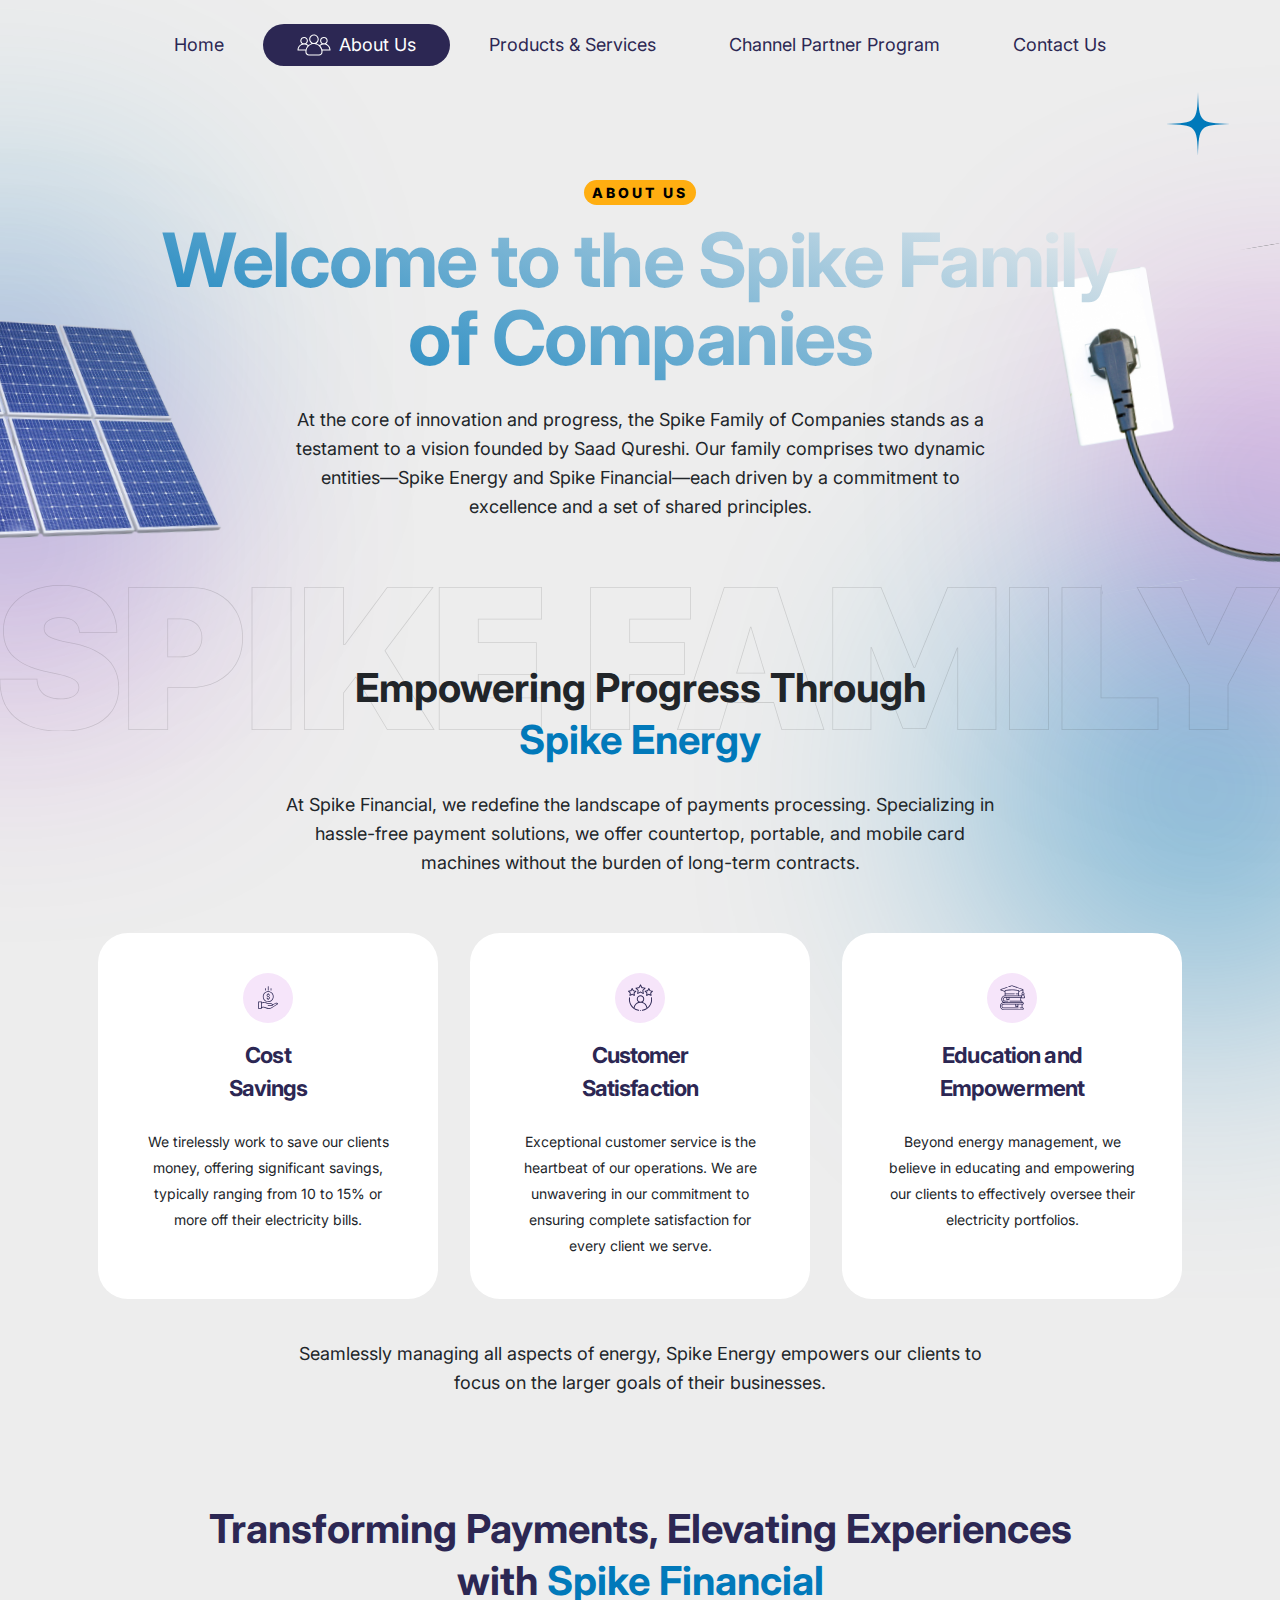
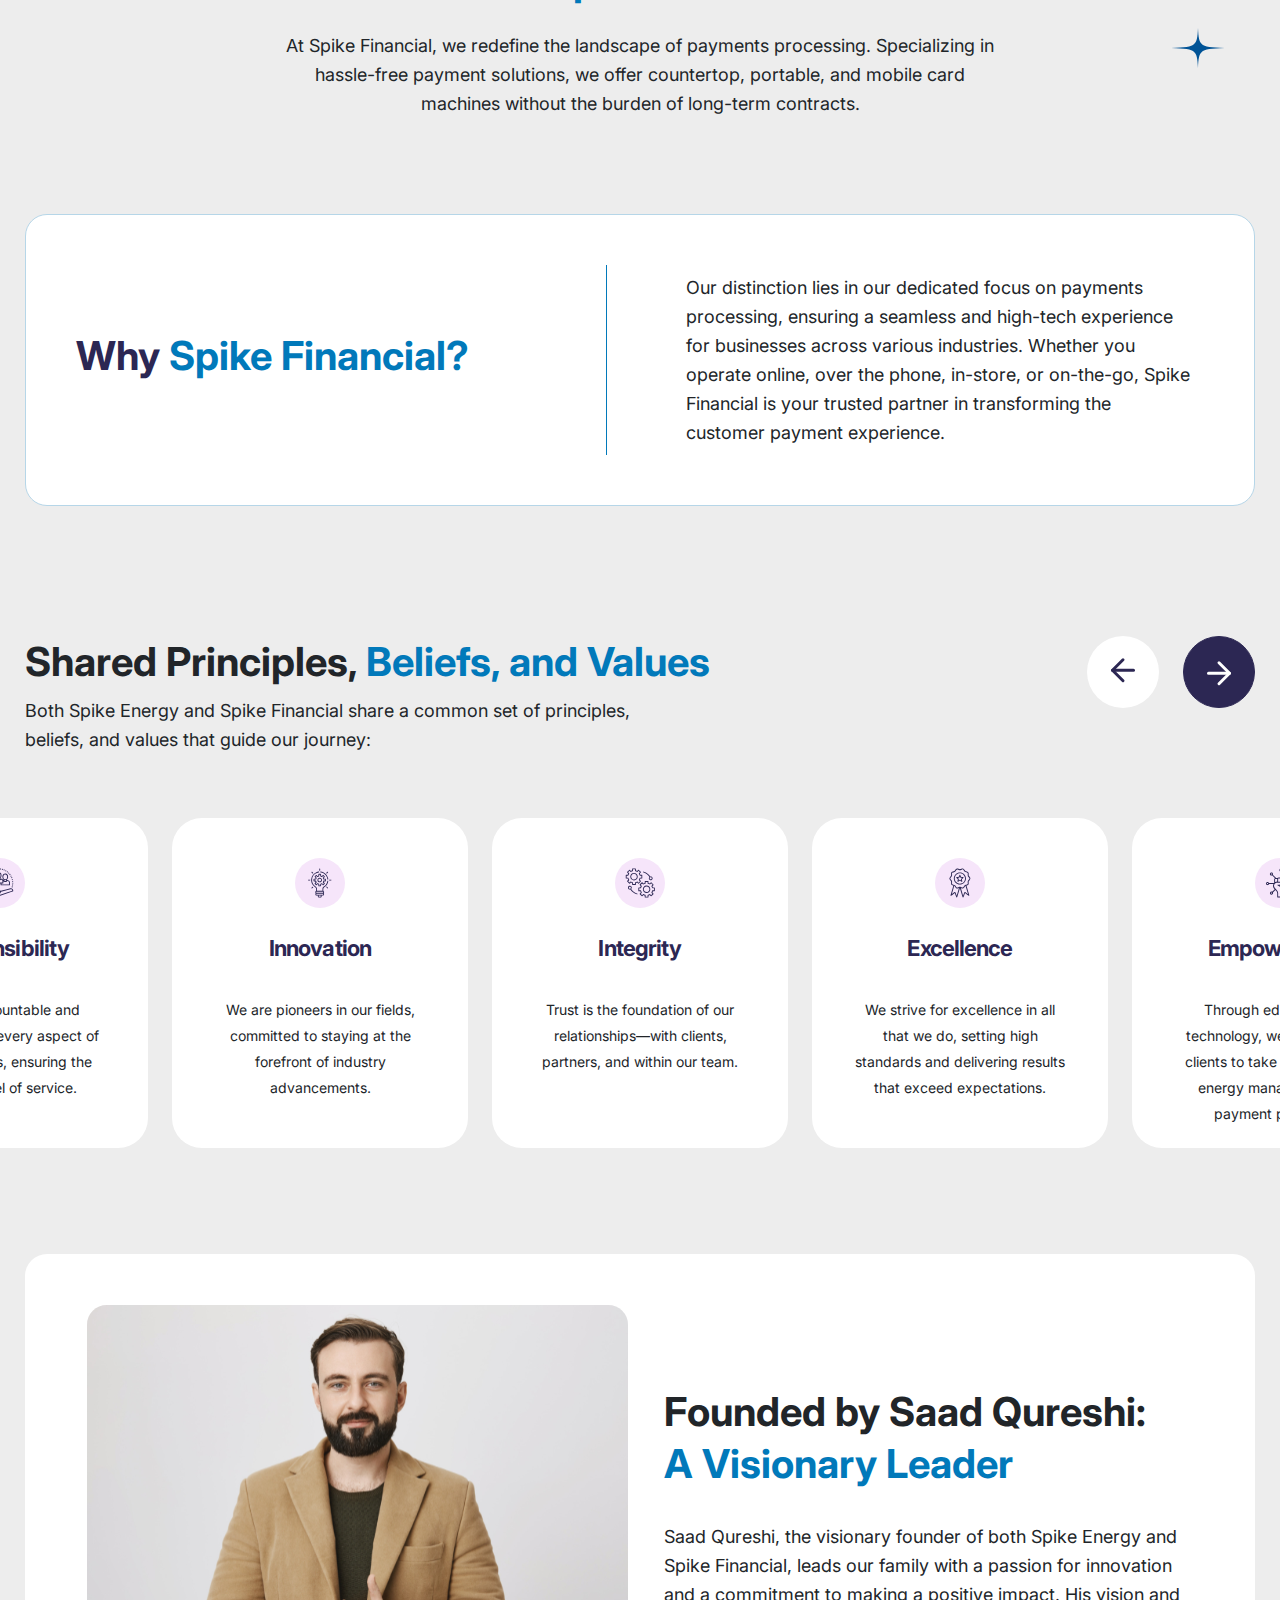
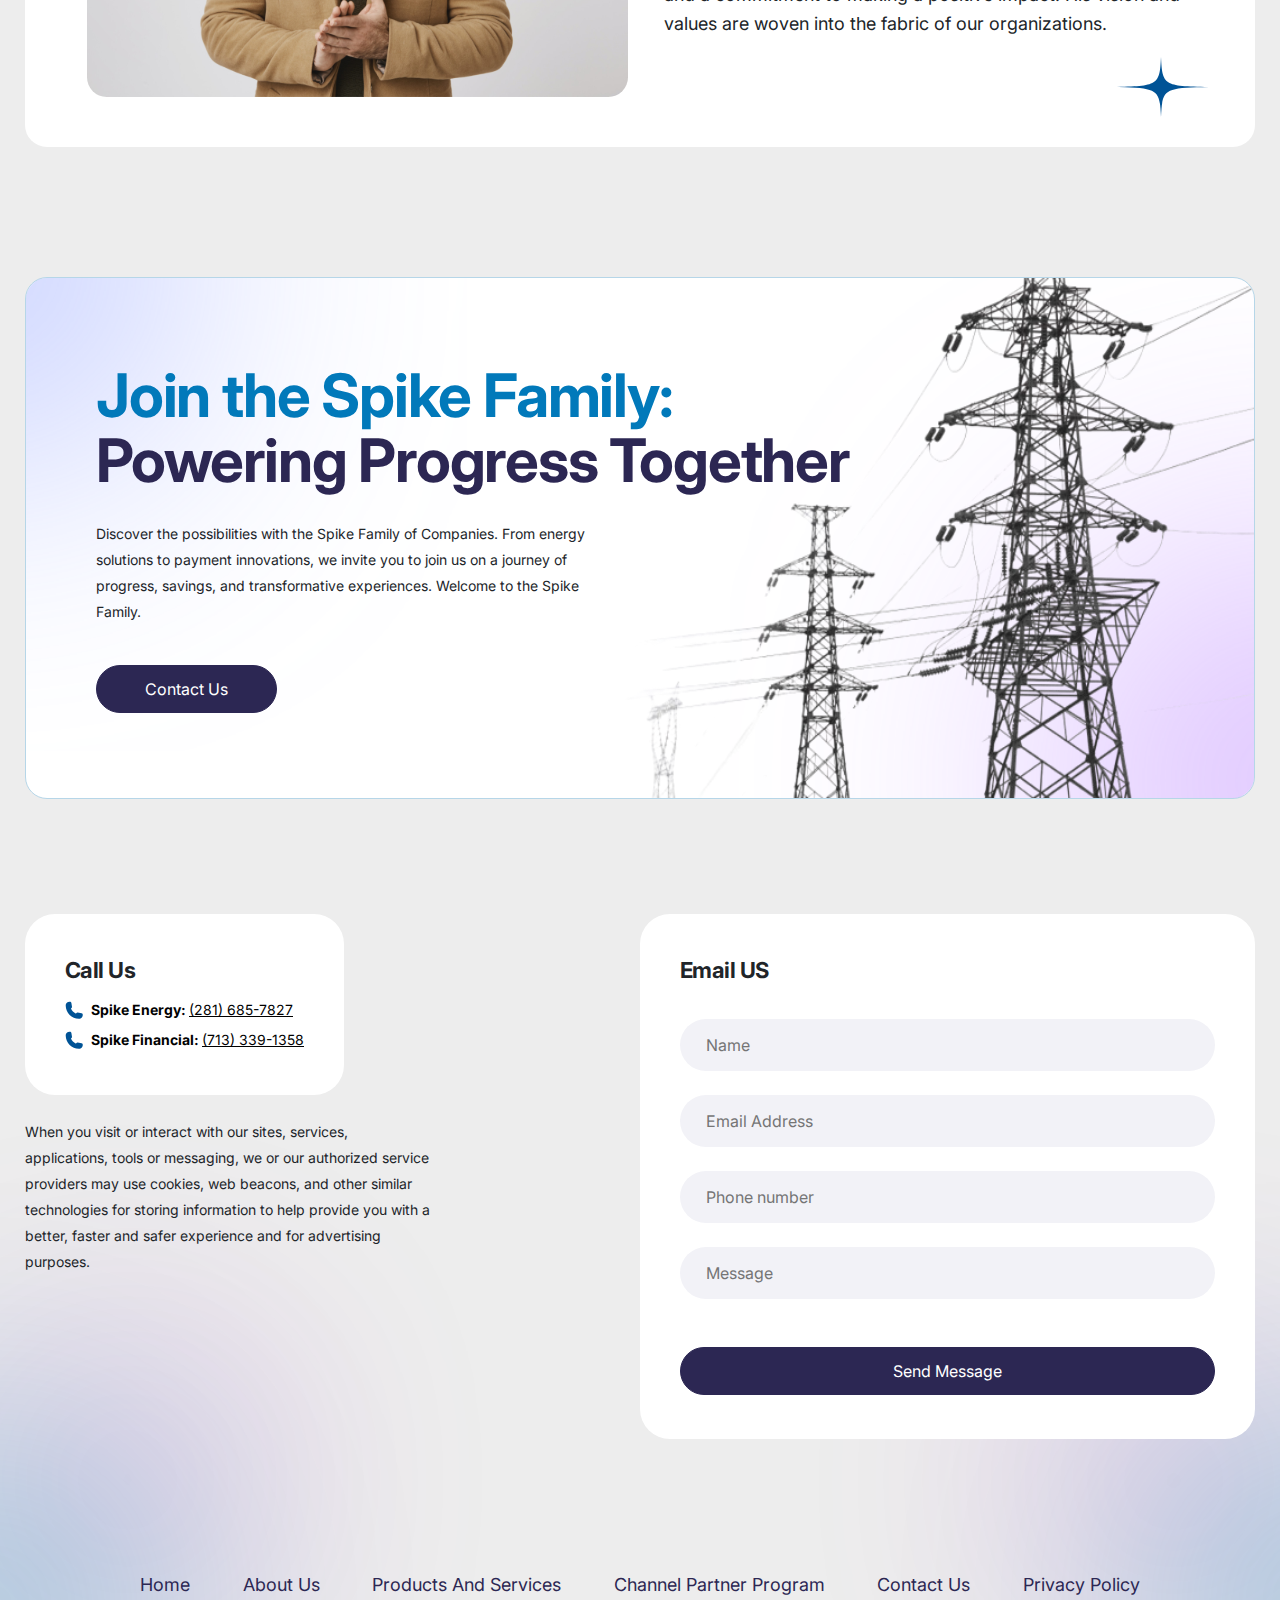
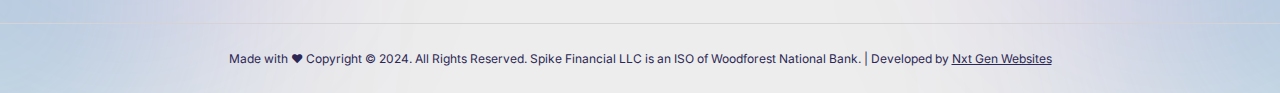
<file: about-us.html>
<html lang="en">
<head>
    <meta charset="UTF-8">
    <meta name="viewport" content="width=device-width, initial-scale=1.0">
    <title>Welcome to Spike family of companies | About Us</title>
    <link rel="preconnect" href="https://fonts.googleapis.com">
    <link rel="preconnect" href="https://fonts.gstatic.com" crossorigin>
    <link href="https://fonts.googleapis.com/css2?family=Inter:wght@100..900&display=swap" rel="stylesheet">
    <link rel="stylesheet" href="css/owl.carousel.min.css">
    <link rel="stylesheet" href="css/owl.theme.default.min.css">
    <link rel="stylesheet" href="css/bootstrap.min.css" />
    <link rel="stylesheet" href="css/styles.css" />
    <link rel="stylesheet" href="css/about-us.css" />
</head>
<body class="position-relative">
    <!-- color gradient effect -->
    <div class="w-100 position-absolute top-0 start-0">
        <svg width="100%" height="1374" viewBox="0 0 1440 1374" fill="none" xmlns="http://www.w3.org/2000/svg">
            <g opacity="0.5" filter="url(#filter0_f_448_848)">
            <circle cx="1353" cy="802" r="253" fill="#0079BA"/>
            </g>
            <g opacity="0.5" filter="url(#filter1_f_448_848)">
            <circle cy="323" r="163" fill="#0079BA"/>
            </g>
            <g opacity="0.5" filter="url(#filter2_f_448_848)">
            <circle cx="1440" cy="456" r="152" fill="#9500BA"/>
            </g>
            <g opacity="0.5" filter="url(#filter3_f_448_848)">
            <circle cx="19" cy="528" r="133" fill="#9500BA"/>
            </g>
            <defs>
            <filter id="filter0_f_448_848" x="781.7" y="230.7" width="1142.6" height="1142.6" filterUnits="userSpaceOnUse" color-interpolation-filters="sRGB">
            <feFlood flood-opacity="0" result="BackgroundImageFix"/>
            <feBlend mode="normal" in="SourceGraphic" in2="BackgroundImageFix" result="shape"/>
            <feGaussianBlur stdDeviation="159.15" result="effect1_foregroundBlur_448_848"/>
            </filter>
            <filter id="filter1_f_448_848" x="-481.3" y="-158.3" width="962.6" height="962.6" filterUnits="userSpaceOnUse" color-interpolation-filters="sRGB">
            <feFlood flood-opacity="0" result="BackgroundImageFix"/>
            <feBlend mode="normal" in="SourceGraphic" in2="BackgroundImageFix" result="shape"/>
            <feGaussianBlur stdDeviation="159.15" result="effect1_foregroundBlur_448_848"/>
            </filter>
            <filter id="filter2_f_448_848" x="969.7" y="-14.3" width="940.6" height="940.6" filterUnits="userSpaceOnUse" color-interpolation-filters="sRGB">
            <feFlood flood-opacity="0" result="BackgroundImageFix"/>
            <feBlend mode="normal" in="SourceGraphic" in2="BackgroundImageFix" result="shape"/>
            <feGaussianBlur stdDeviation="159.15" result="effect1_foregroundBlur_448_848"/>
            </filter>
            <filter id="filter3_f_448_848" x="-432.3" y="76.7" width="902.6" height="902.6" filterUnits="userSpaceOnUse" color-interpolation-filters="sRGB">
            <feFlood flood-opacity="0" result="BackgroundImageFix"/>
            <feBlend mode="normal" in="SourceGraphic" in2="BackgroundImageFix" result="shape"/>
            <feGaussianBlur stdDeviation="159.15" result="effect1_foregroundBlur_448_848"/>
            </filter>
            </defs>
            </svg>
    </div>

    <div class="position-absolute star-header">
        <svg width="100%" height="68" viewBox="0 0 68 68" fill="none" xmlns="http://www.w3.org/2000/svg">
            <path d="M34 68C33.0156 35.7891 32.2109 34.9894 0 34C32.2109 33.0156 33.0107 32.2109 34 0C34.9843 32.2109 35.7891 33.0107 68 34C35.7891 34.9894 34.9894 35.7792 34 68Z" fill="#0079BA"/>
        </svg>            
    </div>

    <div class="w-100 position-absolute bottom-0 start-0">
        <svg width="100%" height="615" viewBox="0 0 1440 615" fill="none" xmlns="http://www.w3.org/2000/svg">
            <g opacity="0.5" filter="url(#filter0_f_448_834)">
            <circle cx="143.531" cy="413.531" r="94.2436" transform="rotate(116.688 143.531 413.531)" fill="#9500BA"/>
            </g>
            <g opacity="0.5" filter="url(#filter1_f_448_834)">
            <circle cx="1320.35" cy="414.352" r="94.2436" transform="rotate(10.8903 1320.35 414.352)" fill="#9500BA"/>
            </g>
            <g opacity="0.5" filter="url(#filter2_f_448_834)">
            <circle cx="-8.39143" cy="553.543" r="156.866" transform="rotate(116.688 -8.39143 553.543)" fill="#0079BA"/>
            </g>
            <g opacity="0.5" filter="url(#filter3_f_448_834)">
            <circle cx="1486.72" cy="550.541" r="156.866" transform="rotate(10.8903 1486.72 550.541)" fill="#0079BA"/>
            </g>
            <defs>
            <filter id="filter0_f_448_834" x="-269.032" y="0.967346" width="825.127" height="825.128" filterUnits="userSpaceOnUse" color-interpolation-filters="sRGB">
            <feFlood flood-opacity="0" result="BackgroundImageFix"/>
            <feBlend mode="normal" in="SourceGraphic" in2="BackgroundImageFix" result="shape"/>
            <feGaussianBlur stdDeviation="159.15" result="effect1_foregroundBlur_448_834"/>
            </filter>
            <filter id="filter1_f_448_834" x="907.792" y="1.79083" width="825.121" height="825.122" filterUnits="userSpaceOnUse" color-interpolation-filters="sRGB">
            <feFlood flood-opacity="0" result="BackgroundImageFix"/>
            <feBlend mode="normal" in="SourceGraphic" in2="BackgroundImageFix" result="shape"/>
            <feGaussianBlur stdDeviation="159.15" result="effect1_foregroundBlur_448_834"/>
            </filter>
            <filter id="filter2_f_448_834" x="-483.591" y="78.3431" width="950.399" height="950.4" filterUnits="userSpaceOnUse" color-interpolation-filters="sRGB">
            <feFlood flood-opacity="0" result="BackgroundImageFix"/>
            <feBlend mode="normal" in="SourceGraphic" in2="BackgroundImageFix" result="shape"/>
            <feGaussianBlur stdDeviation="159.15" result="effect1_foregroundBlur_448_834"/>
            </filter>
            <filter id="filter3_f_448_834" x="1011.53" y="75.346" width="950.389" height="950.39" filterUnits="userSpaceOnUse" color-interpolation-filters="sRGB">
            <feFlood flood-opacity="0" result="BackgroundImageFix"/>
            <feBlend mode="normal" in="SourceGraphic" in2="BackgroundImageFix" result="shape"/>
            <feGaussianBlur stdDeviation="159.15" result="effect1_foregroundBlur_448_834"/>
            </filter>
            </defs>
            </svg>
            
    </div>
    <!-- end of color gradient effect -->

    <div class="z-3 position-relative">
        <!-- navbar -->
        <nav class="navbar pt-4 pb-4 navbar-expand-lg bg-transparent">
            <div class="container-fluid">
            <button class="navbar-toggler ms-auto" type="button" data-bs-toggle="collapse" data-bs-target="#navbarNav" aria-controls="navbarNav" aria-expanded="false" aria-label="Toggle navigation">
                <span class="navbar-toggler-icon"></span>
            </button>
            <div class="collapse navbar-collapse d-lg-flex justify-content-center align-items-center" id="navbarNav">
                <ul class="navbar-nav d-flex justify-content-between align-items-center">
                <li class="nav-item">
                    <a class="nav-link lh-1 rounded-pill" aria-current="page" href="./">Home</a>
                </li>
                <li class="nav-item">
                    <a class="nav-link lh-1 rounded-pill bg-secondary text-white d-flex align-items-center" href="./about-us.html">
                        <div class="me-2">
                            <svg width="34" height="22" viewBox="0 0 34 22" fill="none" xmlns="http://www.w3.org/2000/svg">
                                <path d="M33.4992 16.4713H25.5052C25.5052 16.9622 25.5052 17.4417 25.5052 17.9195C25.5052 19.9176 24.0393 21.4599 22.0392 21.4779C18.6579 21.5074 15.2742 21.5074 11.888 21.4779C9.88956 21.4575 8.43344 19.9119 8.42526 17.9097C8.42526 17.4401 8.42526 16.9712 8.42526 16.4754H0.553207C0.235805 14.5878 1.29517 11.1088 4.90275 9.73257C3.79184 8.85219 3.23312 7.71733 3.34846 6.31166C3.38448 5.81684 3.52222 5.33479 3.75307 4.89568C3.98392 4.45656 4.30291 4.06982 4.69006 3.75968C6.29016 2.43418 8.56841 2.62073 9.95582 4.18351C11.2213 5.60718 11.3342 8.14444 9.36928 9.69575L11.5322 10.9615C12.4025 10.2492 13.4026 9.71242 14.4772 9.38075C12.9662 8.36535 12.1866 6.98995 12.1866 5.23899C12.1866 3.9045 12.6987 2.75001 13.6763 1.82544C15.6813 -0.0703433 18.7482 0.0851165 20.5921 2.1789C22.2887 4.10496 22.2404 7.50951 19.4746 9.37911C20.55 9.71825 21.5499 10.2616 22.4196 10.9795L24.598 9.69657C22.3173 7.88589 22.9889 4.99598 24.3886 3.8055C25.9249 2.49637 28.2522 2.59046 29.647 4.08859C31.0058 5.54827 31.1342 8.0978 29.1177 9.71294C29.5726 9.95431 30.0544 10.1597 30.4814 10.4452C32.1682 11.5744 33.172 13.1453 33.4436 15.1695C33.4563 15.2202 33.4753 15.2691 33.5 15.3152L33.4992 16.4713ZM16.9395 20.411C18.6476 20.411 20.3556 20.4232 22.0629 20.4069C23.2319 20.3954 24.2765 19.5069 24.3968 18.3982C24.5129 17.3231 24.4279 16.2488 24.0581 15.2235C23.065 12.4662 21.1426 10.739 18.25 10.2014C15.8907 9.76285 13.781 10.3945 11.9805 11.9785C10.571 13.2198 9.75622 14.8014 9.53616 16.662C9.46254 17.283 9.44127 17.9408 9.56234 18.5479C9.7914 19.6934 10.7559 20.4052 11.9429 20.411C13.61 20.4175 15.2739 20.411 16.9395 20.411ZM13.2395 5.27417C13.2305 7.29023 14.8829 8.98637 16.8634 8.99455C18.9625 9.00355 20.6591 7.36714 20.6714 5.32163C20.6759 4.83229 20.5838 4.34686 20.4004 3.8932C20.2169 3.43953 19.9458 3.02655 19.6024 2.67794C19.259 2.32934 18.8502 2.05196 18.3994 1.86172C17.9486 1.67148 17.4647 1.57212 16.9755 1.56934C16.486 1.56403 16.0003 1.65602 15.5467 1.83998C15.0931 2.02394 14.6805 2.2962 14.3329 2.64095C13.9853 2.9857 13.7097 3.39608 13.522 3.84825C13.3343 4.30043 13.2382 4.78457 13.2395 5.27417ZM32.3965 15.3815C32.151 13.0766 30.4569 11.0769 28.0927 10.5606C26.2996 10.1695 24.6929 10.5933 23.2581 11.765C23.3587 11.8885 23.4258 11.972 23.4945 12.0538C24.2456 12.9373 24.803 13.9687 25.1306 15.0812C25.2026 15.3266 25.3154 15.3847 25.5568 15.3839C27.7254 15.3741 29.8924 15.3782 32.0619 15.3782L32.3965 15.3815ZM1.56185 15.3504C1.61562 15.3639 1.6703 15.3735 1.72546 15.379C3.97945 15.379 6.23317 15.3809 8.48661 15.3847C8.67231 15.3847 8.69848 15.2816 8.75902 15.1442C9.09278 14.3939 9.41345 13.637 9.80121 12.9138C10.0278 12.4883 10.3648 12.1209 10.6651 11.7094C8.75657 10.2759 6.7229 9.97476 4.58862 11.0327C2.82573 11.9057 1.85062 13.3916 1.56185 15.3504ZM26.8902 3.93804C25.4112 3.93804 24.1604 5.07208 24.1726 6.65449C24.1849 8.23689 25.3596 9.3472 26.8771 9.35456C27.2325 9.35684 27.5848 9.2886 27.9137 9.15378C28.2426 9.01896 28.5415 8.82026 28.7931 8.56915C29.0446 8.31805 29.2439 8.01953 29.3794 7.69088C29.5149 7.36223 29.5839 7.00997 29.5824 6.65449C29.5845 6.29915 29.5165 5.94689 29.3823 5.61789C29.2481 5.28889 29.0502 4.98963 28.8001 4.73726C28.55 4.4849 28.2525 4.28439 27.9248 4.14725C27.597 4.0101 27.2455 3.93901 26.8902 3.93804ZM7.09839 3.93804C5.61773 3.92986 4.37184 5.12362 4.3792 6.62585C4.38738 8.1608 5.53019 9.33329 7.09348 9.35538C8.57823 9.37584 9.79303 8.12807 9.79303 6.64549C9.79465 6.29045 9.72611 5.93859 9.59136 5.61013C9.45662 5.28167 9.25832 4.98307 9.00785 4.73148C8.75738 4.4799 8.45968 4.2803 8.13185 4.14413C7.80403 4.00797 7.45336 3.93793 7.09839 3.93804Z" fill="white"/>
                            </svg>                                                                                        
                        </div>
                        About Us
                    </a>
                </li>
                <li class="nav-item">
                    <a class="nav-link lh-1 rounded-pill" href="./products-and-services.html">
                        Products & Services
                    </a>
                </li>
                <li class="nav-item">
                    <a class="nav-link lh-1 rounded-pill" href="./channel-partner.html">Channel Partner Program</a>
                </li>
                <li class="nav-item">
                    <a class="nav-link lh-1 rounded-pill" href="./contact-us.html">Contact Us</a>
                </li>
                </ul>
            </div>
            </div>
        </nav>
        <!-- end of navbar -->

        <!-- header content -->
        <div class="main-header">
            <div class="d-flex flex-column align-items-center">
                <span class="bg-warning text-black text-uppercase rounded-pill welcome-message mb-3">About Us</span>
                <h1 class="top-title main-title text-secondary main-title-fade">Welcome to the Spike Family of Companies</h1>
                <div class="position-relative w-100 d-flex flex-column align-items-center">
                    <img src="assets/images/wire.svg" class="position-absolute end-0 wire" alt="">
                    <img src="assets/images/solar-panel.svg" class="position-absolute start-0 solar-panel" alt="">
                    <p class="header-description paragraph mt-3 mb-4">At the core of innovation and progress, the Spike Family of Companies stands as a testament to a vision founded by Saad Qureshi. Our family comprises two dynamic entities—Spike Energy and Spike Financial—each driven by a commitment to excellence and a set of shared principles.</p>
                </div>
            </div>
        </div>
        <!-- end of header content -->


        <!-- become a partner section -->
        <div class="position-relative become-partner-section d-flex flex-column align-items-center gap-4">
            <div class="position-absolute top-0 left-0 w-100">
                <!-- name svg background -->
                <img src="assets/images/Spike Family.svg" class="w-100" alt="">
                <!-- end of name svg background -->
            </div>

            <!-- empowering section -->
            <h2 class="text-center m-0">Empowering Progress Through <span class="d-block text-primary">Spike Energy</span></h2>
            <p class="header-description">At Spike Financial, we redefine the landscape of payments processing. Specializing in hassle-free payment solutions, we offer countertop, portable, and mobile card machines without the burden of long-term contracts.</p>
            <!-- end of empowering section -->

            <!-- main section content -->
            <div class="row services-cards m-0">
                <div class="text-center p-0">
                    <div class="row row-cols-1 row-cols-lg-3 row-cols-md-2 g-3">
                      <!-- card -->
                      <div class="col mx-auto p-md-3 p-0" style="max-width: 450px;">
                        <div class="card h-100 d-flex flex-column justify-content-between flex-fill">
                            <div class="d-flex flex-column align-items-center gap-3">
                                 <div class="rounded-circle services-logo d-flex justify-content-center align-items-center">
                                    <img src="assets/images/cost-saving.svg" style="width: 20px;" alt="">
                                 </div>
                                 <h3 class="text-secondary text-center">
                                    <span class="d-block">Cost</span>
                                    <span class="d-block">Savings</span>
                                </h3>
                                 <div class="description text-center">
                                    We tirelessly work to save our clients money, offering significant savings, typically ranging from 10 to 15% or more off their electricity bills.
                                 </div>
                            </div>
                         </div>
                      </div>
                      <!-- end of card -->
                      <!-- card -->
                      <div class="col mx-auto p-md-3 p-0" style="max-width: 450px;">
                        <div class="card h-100 d-flex flex-column justify-content-between flex-fill">
                            <div class="d-flex flex-column align-items-center gap-3">
                                 <div class="rounded-circle services-logo d-flex justify-content-center align-items-center">
                                    <img src="assets/images/customer-satisfaction.svg" style="width: 25px;" alt="">
                                 </div>
                                 <h3 class="text-secondary text-center">
                                    <span class="d-block">Customer</span>
                                    <span class="d-block">Satisfaction</span>
                                     </h3>
                                 <div class="description text-center">
                                    Exceptional customer service is the heartbeat of our operations. We are unwavering in our commitment to ensuring complete satisfaction for every client we serve.
                                 </div>
                            </div>
                         </div>
                      </div>
                      <!-- end of card -->
                      <!-- card -->
                      <div class="col mx-auto p-md-3 p-0" style="max-width: 450px;">
                        <div class="card h-100 d-flex flex-column justify-content-between flex-fill">
                            <div class="d-flex flex-column align-items-center gap-3">
                                 <div class="rounded-circle services-logo d-flex justify-content-center align-items-center">
                                    <img src="assets/images/education.svg" style="width: 25px;" alt="">
                                 </div>
                                 <h3 class="text-secondary text-center">
                                    <span class="d-block">Education and</span>
                                    <span class="d-block">Empowerment</span>
                                </h3>
                                 <div class="description text-center">
                                    Beyond energy management, we believe in educating and empowering our clients to effectively oversee their electricity portfolios.
                                 </div>
                            </div>
                         </div>
                      </div>
                      <!-- end of card -->
                    </div>
                  </div>
            </div>
            <!-- end of main section content -->

            <p class="header-description">Seamlessly managing all aspects of energy, Spike Energy empowers our clients to focus on the larger goals of their businesses.</p>
        </div>
        <!-- end of become a partner section -->


        <!-- why choose spike -->
        <div class="d-flex flex-column justify-content-between align-items-center why-choose-section position-relative">
            <div class="position-absolute star-middle z-0 d-md-block d-none">
                <svg width="100%" height="60" viewBox="0 0 96 60" fill="none" xmlns="http://www.w3.org/2000/svg">
                    <path d="M48 60C46.6103 31.5786 45.4742 30.873 0 30C45.4742 29.1314 46.6033 28.4214 48 0C49.3896 28.4214 50.5258 29.1271 96 30C50.5258 30.873 49.3968 31.5699 48 60Z" fill="#005396"/>
                </svg>                    
            </div>
            <h2 class="text-secondary h2-el text-center mb-4">Transforming Payments, Elevating Experiences with <span class="text-primary">Spike Financial</span></h2>
            <p class="header-description why-choose-description">At Spike Financial, we redefine the landscape of payments processing. Specializing in hassle-free payment solutions, we offer countertop, portable, and mobile card machines without the burden of long-term contracts.</p>
        </div>
        <!-- end of why choose spike -->

        <div class="d-flex justify-content-center mb-115">
            <!-- main section content -->
            <div class="become-partner-main first row">
                <div class="d-flex align-items-center justify-content-lg-start justify-content-center custom-col-6 p-0">
                    <h2 class="text-secondary text-lg-start text-center">Why <span class="text-primary d-lg-inline d-block">Spike Financial?</span></h2>
                </div>
                <div class="custom-col-1 p-0">
                    <div class="separator bg-primary"></div>
                </div>
                <div class="d-flex justify-content-end align-items-center custom-col-6">
                    <div class="header-description text-center text-lg-start py-2 p-0">Our distinction lies in our dedicated focus on payments processing, ensuring a seamless and high-tech experience for businesses across various industries. Whether you operate online, over the phone, in-store, or on-the-go, Spike Financial is your trusted partner in transforming the customer payment experience.</div>
                </div>
            </div>
            <!-- end of main section content -->
        </div>

        <!-- owl controls -->
        <div class="d-flex flex-column align-items-center gap-5 mb-115">
            <div class="d-flex justify-content-lg-between justify-content-center shared-principles">
                <div>
                    <h2 class="text-lg-start text-center">Shared Principles, <span class="text-primary d-sm-inline d-block">Beliefs, and Values</span></h2>
                    <p class="text-lg-start text-center header-description p-0">
                        Both Spike Energy and Spike Financial share a common set of principles, 
                        <span class="d-block"> beliefs, and values that guide our journey:</span>
                    </p>
                </div>
                <div class="carousel-controls d-lg-flex d-none gap-4">
                    <button class="rounded-circle prev-btn owl-btns d-flex justify-content-center align-items-center btn btn-light bg-white">
                        <img src="assets/images/prev.svg" alt="">                           
                    </button>
                    <button class="rounded-circle next-btn owl-btns d-flex justify-content-center align-items-center btn btn-secondary">
                        <img src="assets/images/next.svg" alt="">                            
                    </button>
                </div>
            </div>
            <div class="w-100 overflow-hidden px-md-0 px-4">
                <!-- carousel section -->
                <div class="owl-carousel">
                    <div class="item h-100">
                        <div class="card h-100 d-flex flex-column justify-content-between me-md-4 me-0 flex-fill">
                            <div class="d-flex flex-column align-items-center gap-4">
                                 <div class="rounded-circle services-logo d-flex justify-content-center align-items-center">
                                    <img src="assets/images/responsibility.svg" style="height: 30px;" alt="">
                                 </div>
                                 <h3 class="text-secondary text-center">
                                    Responsibility
                                </h3>
                                 <div class="description text-center">
                                    We are accountable and responsible in every aspect of our operations, ensuring the highest level of service.
                                 </div>
                            </div>
                         </div>
                    </div>
                    <div class="item h-100">
                        <div class="card h-100 d-flex flex-column justify-content-between me-md-4 me-0 flex-fill">
                            <div class="d-flex flex-column align-items-center gap-4">
                                 <div class="rounded-circle services-logo d-flex justify-content-center align-items-center">
                                    <img src="assets/images/innovation.svg" style="height: 30px;" alt="">
                                 </div>
                                 <h3 class="text-secondary text-center">
                                    Innovation
                                </h3>
                                 <div class="description text-center">
                                    We are pioneers in our fields, committed to staying at the forefront of industry advancements.
                                 </div>
                            </div>
                         </div>
                    </div>
                    <div class="item h-100">
                        <div class="card h-100 d-flex flex-column justify-content-between me-md-4 me-0 flex-fill">
                            <div class="d-flex flex-column align-items-center gap-4">
                                 <div class="rounded-circle services-logo d-flex justify-content-center align-items-center">
                                    <img src="assets/images/integrity.svg" style="height: 30px;" alt="">
                                 </div>
                                 <h3 class="text-secondary text-center">
                                    Integrity
                                </h3>
                                 <div class="description text-center">
                                    Trust is the foundation of our relationships—with clients, partners, and within our team.
                                 </div>
                            </div>
                         </div>
                    </div>
                    <div class="item h-100">
                        <div class="card h-100 d-flex flex-column justify-content-between me-md-4 me-0 flex-fill">
                            <div class="d-flex flex-column align-items-center gap-4">
                                 <div class="rounded-circle services-logo d-flex justify-content-center align-items-center">
                                    <img src="assets/images/excellence.svg" style="height: 30px;" alt="">
                                 </div>
                                 <h3 class="text-secondary text-center">
                                    Excellence
                                </h3>
                                 <div class="description text-center">
                                    We strive for excellence in all that we do, setting high standards and delivering results that exceed expectations.
                                 </div>
                            </div>
                         </div>
                    </div>
                    <div class="item h-100">
                        <div class="card h-100 d-flex flex-column justify-content-between me-md-4 me-0 flex-fill">
                            <div class="d-flex flex-column align-items-center gap-4">
                                 <div class="rounded-circle services-logo d-flex justify-content-center align-items-center">
                                    <img src="assets/images/empowerement.svg" style="height: 30px;" alt="">
                                 </div>
                                 <h3 class="text-secondary text-center">
                                    Empowerment
                                </h3>
                                 <div class="description text-center">
                                    Through education and technology, we empower our clients to take control of their energy management and payment processes.
                                 </div>
                            </div>
                         </div>
                    </div>
                </div>
                <!-- end of carousel section -->
                <div class="d-lg-none d-flex justify-content-center mt-4">
                    <div class="carousel-controls d-flex gap-4">
                        <button class="rounded-circle prev-btn owl-btns d-flex justify-content-center align-items-center btn btn-light bg-white">
                            <img src="assets/images/prev.svg" alt="">                           
                        </button>
                        <button class="rounded-circle next-btn owl-btns d-flex justify-content-center align-items-center btn btn-secondary">
                            <img src="assets/images/next.svg" alt="">                            
                        </button>
                    </div>
                </div>
            </div>
        </div>
        <!-- end of owl controls -->


        <!-- founder section -->
        <div class="d-flex justify-content-center">
            <div class="become-partner-main founder-container first position-relative row row-cols-lg-2 row-cols-1 g-4 border-0 mb-115">
                <div class="position-absolute founder-star">
                    <svg width="100%" height="60" viewBox="0 0 96 60" fill="none" xmlns="http://www.w3.org/2000/svg">
                        <path d="M48 60C46.6103 31.5786 45.4742 30.873 0 30C45.4742 29.1314 46.6033 28.4214 48 0C49.3896 28.4214 50.5258 29.1271 96 30C50.5258 30.873 49.3968 31.5699 48 60Z" fill="#005396"/>
                    </svg>                    
                </div>
                <div class="col d-flex justify-content-lg-start justify-content-center mt-0">
                    <img src="assets/images/founder.svg" class="img-fluid" alt="">
                </div>
                <div class="col d-flex flex-column justify-content-center align-items-lg-start align-items-center gap-4 ps-4">
                    <h2 class="founder-title text-lg-start text-center">Founded by Saad Qureshi: <span class="text-primary d-block">A Visionary Leader</span></h2>
                    <div class="header-description text-lg-start text-center p-0">Saad Qureshi, the visionary founder of both Spike Energy and Spike Financial, leads our family with a passion for innovation and a commitment to making a positive impact. His vision and values are woven into the fabric of our organizations.</div>
                </div>
            </div>
        </div>
        <!-- end of founder section -->

        <!-- next step section -->
        <div class="d-flex align-items-center justify-content-center">
            <div class="become-partner-main override-padding overflow-hidden position-relative d-flex justify-content-center align-items-center">
                <!-- gradient effect -->
                <div class="position-absolute w-100 h-100">
                    <svg width="100%" height="100%" viewBox="0 0 1232 481" fill="none" xmlns="http://www.w3.org/2000/svg">
                        <g style="mix-blend-mode:plus-darker" filter="url(#filter0_f_0_1)">
                        <circle cx="1268" cy="483.5" r="243" fill="#AF71FF" fill-opacity="0.48"/>
                        </g>
                        <g style="mix-blend-mode:plus-darker" filter="url(#filter1_f_0_1)">
                        <circle cx="-43.5" cy="-32" r="167.5" fill="#7187FF" fill-opacity="0.67"/>
                        </g>
                        <defs>
                        <filter id="filter0_f_0_1" x="706.7" y="-77.8" width="1122.6" height="1122.6" filterUnits="userSpaceOnUse" color-interpolation-filters="sRGB">
                        <feFlood flood-opacity="0" result="BackgroundImageFix"/>
                        <feBlend mode="normal" in="SourceGraphic" in2="BackgroundImageFix" result="shape"/>
                        <feGaussianBlur stdDeviation="159.15" result="effect1_foregroundBlur_0_1"/>
                        </filter>
                        <filter id="filter1_f_0_1" x="-529.3" y="-517.8" width="971.6" height="971.6" filterUnits="userSpaceOnUse" color-interpolation-filters="sRGB">
                        <feFlood flood-opacity="0" result="BackgroundImageFix"/>
                        <feBlend mode="normal" in="SourceGraphic" in2="BackgroundImageFix" result="shape"/>
                        <feGaussianBlur stdDeviation="159.15" result="effect1_foregroundBlur_0_1"/>
                        </filter>
                        </defs>
                    </svg>                    
                </div>
                <!-- end of gradient effect -->

                <img src="assets/images/electricity-towers-no-bg.png" class="electricity-tower position-absolute bottom-0 end-0 d-md-block d-none" alt="">

                <div class="d-flex gy-5 w-100">
                    <div class="next-step d-flex flex-column gap-3">
                        <h1 class="main-title size-adjust text-secondary text-start">
                            <span class="text-primary text-start d-block">Join the Spike Family:</span>
                            Powering Progress Together
                        </h1>
                        <p class="description">Discover the possibilities with the Spike Family of Companies. From energy solutions to payment innovations, we invite you to join us on a journey of progress, savings, and transformative experiences. Welcome to the Spike Family.</p>
                        <a onclick="scrollToForm()" class="btn btn-secondary px-5 py-3 rounded-pill mt-sm-2 mt-5 w-fit">Contact Us</a>
                    </div>
                </div>
            </div>
        </div>
        <!-- end of next step section -->

        <!-- contact section -->
        <div id="contactSection" class="d-flex justify-content-center">
            <div class="contact-section row">
                <!-- contact info -->
                <div class="col-md-6 p-0">
                    <div class="d-flex flex-column gap-4 contact-info">
                        <div class="card px-4 py-5 d-flex flex-column">
                            <h4>Call Us</h4>
                            <div class="d-flex align-items-center">
                                
                                <div class="d-flex flex-column grow">
                                    <div class="d-flex align-items-center">
                                        <div class="me-2">
                                            <img src="assets/images/phone.svg" class="contact-icon" alt="">
                                        </div>
                                        <p class="contact-details m-0 text-black">Spike Energy: <a class="hoverable-link" href="tel:+1281-685-7827">(281) 685-7827</a></p>
                                    </div>

                                    <div class="d-flex align-items-center">
                                        <div class="me-2">
                                            <img src="assets/images/phone.svg" class="contact-icon" alt="">
                                        </div>
                                        <p class="contact-details m-0 text-black">Spike Financial: <a class="hoverable-link" href="tel:+1713 339-1358">(713) 339-1358</a></p>
                                    </div>
                                </div>
                            </div>
                        </div>

                        <p class="description">
                            When you visit or interact with our sites, services, applications, tools or messaging, we or our authorized service providers may use cookies, web beacons, and other similar technologies for storing information to help provide you with a better, faster and safer experience and for advertising purposes.
                        </p>
                    </div>
                </div>
                <!-- end of contact info -->
    
                <!-- contact form -->
                <form class="col-md-6 p-0 card px-4 py-5 d-flex flex-column gap-4 overflow-hidden position-relative">
                    <!-- <div id="blurSection" class="position-absolute top-0 start-0 w-100 h-100 d-flex justify-content-center align-items-center recaptcha-container z-0">
                        <div class="card px-4 py-5 d-flex flex-column gap-4 w-100 h-100 position-relative">
                            <h4>Email US</h4>
                            <input type="text" placeholder="Name">
                            <input type="text" placeholder="Email Address">
                            <input type="text" placeholder="Subject">
                            <input type="text" placeholder="Message">
                            <button class="btn btn-secondary px-4 py-3 rounded-pill mb-1">Send Message</button>
                        </div>
                    </div> -->
                    <h4>Email US</h4>
                    <input id="name" type="text" name="name" placeholder="Name">
                    <input id="email" type="text" name="email" placeholder="Email Address">
                    <input id="phone" type="text" name="phone" placeholder="Phone number">
                    <input id="subject" class="d-none" value="Customer inquiry from spikebin.biz" type="text" name="subject" placeholder="Subject">
                    <input id="message" type="text" name="message" placeholder="Message">
                    <div class="d-flex justify-content-center">
                        <div class="g-recaptcha" data-callback="onCaptchaSuccess" data-sitekey="6Ldl2KYpAAAAADFCEqyvWqjCKpOZM8FigiY5_cSS"></div>
                    </div>
                    <button type="submit" class="btn btn-secondary px-4 py-3 rounded-pill mb-1">Send Message</button>
                </form>

                <!-- loading screen message -->
                <div id="loadingForm" style="min-height: 350px;" class="col-md-6 p-0 card px-4 py-5 d-flex flex-column gap-4 overflow-hidden position-relative d-none">
                    <div class="w-100 h-100 d-flex flex-column justify-content-center align-items-center">
                        <div class="animate-spin">
                            <svg xmlns="http://www.w3.org/2000/svg" viewBox="0 0 512 512"><!--!Font Awesome Free 6.5.1 by @fontawesome - https://fontawesome.com License - https://fontawesome.com/license/free Copyright 2024 Fonticons, Inc.--><path d="M463.5 224H472c13.3 0 24-10.7 24-24V72c0-9.7-5.8-18.5-14.8-22.2s-19.3-1.7-26.2 5.2L413.4 96.6c-87.6-86.5-228.7-86.2-315.8 1c-87.5 87.5-87.5 229.3 0 316.8s229.3 87.5 316.8 0c12.5-12.5 12.5-32.8 0-45.3s-32.8-12.5-45.3 0c-62.5 62.5-163.8 62.5-226.3 0s-62.5-163.8 0-226.3c62.2-62.2 162.7-62.5 225.3-1L327 183c-6.9 6.9-8.9 17.2-5.2 26.2s12.5 14.8 22.2 14.8H463.5z"/></svg>
                        </div>
                    </div>
                </div>


                <!--success message -->
                <div id="successMessage" class="col-md-6 p-0 card px-4 py-5 d-flex flex-column gap-4 overflow-hidden position-relative d-none">
                    <div class="w-100 h-100 d-flex flex-column justify-content-center align-items-center">
                        <h4 style="color: green;">Success</h4>
                        <p class="text-center">Thanks for your submission. One of our representatives will get back to you as soon as possible. If you need immediate assistance, feel free to give us a call using the phone numbers on our Contact Us Page.  </p>
                        <a href="./contact-us.html" class="btn btn-secondary">Contact Us</a>
                    </div>
                </div>
                <!-- success message -->

                <!--error message -->
                <div id="errorMessage" class="col-md-6 p-0 card px-4 py-5 d-flex flex-column gap-4 overflow-hidden position-relative d-none">
                    <div class="w-100 h-100 d-flex flex-column justify-content-center align-items-center">
                        <h4 style="color: red;">Failed</h4>
                        <p class="text-center">An error occured while sending the form, please try again</p>
                        <a href="./contact-us.html" class="btn btn-secondary">Contact Us</a>
                    </div>
                </div>
                <!-- error message -->
                <!-- end of contact form -->
            </div>
        </div>
        <!-- end of contact section -->



        <!-- start of footer -->
        <footer class="d-flex flex-column align-items-center justify-content-center bg-transparent">
            <div class="footer-menu-wrapper w-100 d-flex justify-content-center">
                <ul class="m-0 footer-menu d-flex flex-wrap justify-content-sm-between justify-content-center ps-0 pb-4 gap-4">
                    <li class="footer-menu-item"><a href="./">Home</a></li>
                    <li class="footer-menu-item"><a href="./about-us.html">About Us</a></li>
                    <li class="footer-menu-item"><a href="./products-and-services.html">Products And Services</a></li>
                    <li class="footer-menu-item"><a href="./channel-partner.html">Channel Partner Program</a></li>
                    <li class="footer-menu-item"><a href="./contact-us.html">Contact Us</a></li>
                    <li class="footer-menu-item"><a href="./privacy-policy.html">Privacy Policy</a></li>
                </ul>
            </div>

            <div class="text-secondary text-center py-4 copyrights px-3">
                Made with ❤ Copyright © 2024. All Rights Reserved. Spike Financial LLC is an ISO of Woodforest National Bank. | Developed by  <a href="https://nxtgenwebsites.com/" target="_blank" class="text-noWrap link-secondary hoverable-link">Nxt Gen Websites</a>
            </div>
        </footer>
        <!-- end of footer -->
    </div>

    <script src="https://www.google.com/recaptcha/api.js" async defer></script>
    <script src="js/forms.js"></script>
    <script src="js/jquery.min.js"></script>
    <script src="js/owl.carousel.min.js"></script>
    <script src="js/bootstrap.bundle.min.js"></script>
    <script src="js/main.js"></script>
</body>
</html>
</file>
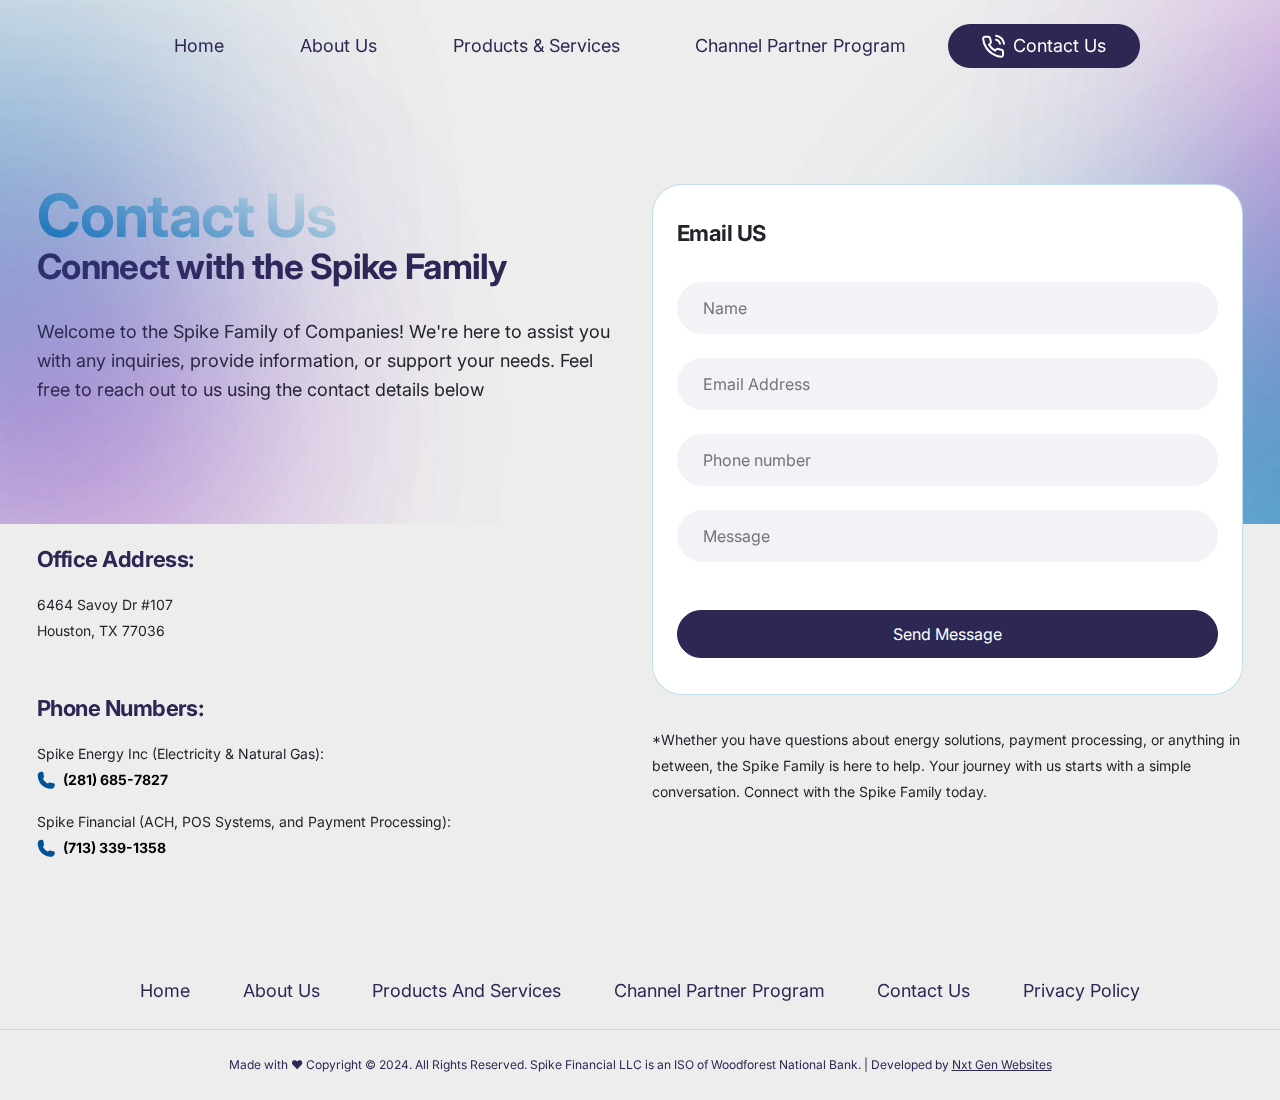
<file: contact-us.html>
<html lang="en">
<head>
    <meta charset="UTF-8">
    <meta name="viewport" content="width=device-width, initial-scale=1.0">
    <title>Welcome to Spike family of companies | Contact Us</title>
    <link rel="preconnect" href="https://fonts.googleapis.com">
    <link rel="preconnect" href="https://fonts.gstatic.com" crossorigin>
    <link href="https://fonts.googleapis.com/css2?family=Inter:wght@100..900&display=swap" rel="stylesheet">
    <link rel="stylesheet" href="css/bootstrap.min.css" />
    <link rel="stylesheet" href="css/styles.css" />
    <link rel="stylesheet" href="css/contact-us.css" />
</head>
<body class="position-relative">
    <!-- color gradient effect -->
    <div class="w-100 overflow-hidden position-absolute top-0 start-0">
        <svg width="100%" height="524" viewBox="0 0 100% 524" fill="none" xmlns="http://www.w3.org/2000/svg">
            <mask id="mask0_0_1" style="mask-type:alpha" maskUnits="userSpaceOnUse" x="0" y="0" width="100%" height="524">
            <rect width="100%" height="524" fill="#D9D9D9"/>
            </mask>
            <g mask="url(#mask0_0_1)">
            <g opacity="0.5" filter="url(#filter0_f_0_1)">
            <circle cx="1295.6" cy="507.089" r="253" transform="rotate(8.76666 1295.6 507.089)" fill="#0079BA"/>
            </g>
            <g opacity="0.5" filter="url(#filter1_f_0_1)">
            <circle cx="-20.8598" cy="237.14" r="163" transform="rotate(-17.3225 -20.8598 237.14)" fill="#0079BA"/>
            </g>
            <g opacity="0.5" filter="url(#filter2_f_0_1)">
            <circle cx="1434.32" cy="178.391" r="152" transform="rotate(8.76666 1434.32 178.391)" fill="#9500BA"/>
            </g>
            <g opacity="0.5" filter="url(#filter3_f_0_1)">
            <circle cx="58.3164" cy="427.185" r="133" transform="rotate(-17.3225 58.3164 427.185)" fill="#9500BA"/>
            </g>
            <defs>
            <filter id="filter0_f_0_1" x="724.268" y="-64.247" width="1142.67" height="1142.67" filterUnits="userSpaceOnUse" color-interpolation-filters="sRGB">
            <feFlood flood-opacity="0" result="BackgroundImageFix"/>
            <feBlend mode="normal" in="SourceGraphic" in2="BackgroundImageFix" result="shape"/>
            <feGaussianBlur stdDeviation="159.15" result="effect1_foregroundBlur_0_1"/>
            </filter>
            <filter id="filter1_f_0_1" x="-502.204" y="-244.203" width="962.688" height="962.687" filterUnits="userSpaceOnUse" color-interpolation-filters="sRGB">
            <feFlood flood-opacity="0" result="BackgroundImageFix"/>
            <feBlend mode="normal" in="SourceGraphic" in2="BackgroundImageFix" result="shape"/>
            <feGaussianBlur stdDeviation="159.15" result="effect1_foregroundBlur_0_1"/>
            </filter>
            <filter id="filter2_f_0_1" x="964.001" y="-291.931" width="940.643" height="940.643" filterUnits="userSpaceOnUse" color-interpolation-filters="sRGB">
            <feFlood flood-opacity="0" result="BackgroundImageFix"/>
            <feBlend mode="normal" in="SourceGraphic" in2="BackgroundImageFix" result="shape"/>
            <feGaussianBlur stdDeviation="159.15" result="effect1_foregroundBlur_0_1"/>
            </filter>
            <filter id="filter3_f_0_1" x="-393.019" y="-24.1507" width="902.67" height="902.671" filterUnits="userSpaceOnUse" color-interpolation-filters="sRGB">
            <feFlood flood-opacity="0" result="BackgroundImageFix"/>
            <feBlend mode="normal" in="SourceGraphic" in2="BackgroundImageFix" result="shape"/>
            <feGaussianBlur stdDeviation="159.15" result="effect1_foregroundBlur_0_1"/>
            </filter>
            </defs>
        </svg>
             
    </div>
    <!-- end of color gradient effect -->

    <div class="z-3 position-relative">
        <!-- navbar -->
        <div class="position-absolute top-0 left-0 w-100">
            <nav class="navbar pt-4 pb-4 navbar-expand-lg bg-transparent position-relative">
                <div class="w-100 overflow-hidden position-absolute top-0 start-0">
                    <svg width="100%" height="524" viewBox="0 0 100% 524" fill="none" xmlns="http://www.w3.org/2000/svg">
                        <mask id="mask0_0_1" style="mask-type:alpha" maskUnits="userSpaceOnUse" x="0" y="0" width="100%" height="524">
                        <rect width="100%" height="524" fill="#D9D9D9"/>
                        </mask>
                        <g mask="url(#mask0_0_1)">
                        <g opacity="0.5" filter="url(#filter0_f_0_1)">
                        <circle cx="1295.6" cy="507.089" r="253" transform="rotate(8.76666 1295.6 507.089)" fill="#0079BA"/>
                        </g>
                        <g opacity="0.5" filter="url(#filter1_f_0_1)">
                        <circle cx="-20.8598" cy="237.14" r="163" transform="rotate(-17.3225 -20.8598 237.14)" fill="#0079BA"/>
                        </g>
                        <g opacity="0.5" filter="url(#filter2_f_0_1)">
                        <circle cx="1434.32" cy="178.391" r="152" transform="rotate(8.76666 1434.32 178.391)" fill="#9500BA"/>
                        </g>
                        <g opacity="0.5" filter="url(#filter3_f_0_1)">
                        <circle cx="58.3164" cy="427.185" r="133" transform="rotate(-17.3225 58.3164 427.185)" fill="#9500BA"/>
                        </g>
                        <defs>
                        <filter id="filter0_f_0_1" x="724.268" y="-64.247" width="1142.67" height="1142.67" filterUnits="userSpaceOnUse" color-interpolation-filters="sRGB">
                        <feFlood flood-opacity="0" result="BackgroundImageFix"/>
                        <feBlend mode="normal" in="SourceGraphic" in2="BackgroundImageFix" result="shape"/>
                        <feGaussianBlur stdDeviation="159.15" result="effect1_foregroundBlur_0_1"/>
                        </filter>
                        <filter id="filter1_f_0_1" x="-502.204" y="-244.203" width="962.688" height="962.687" filterUnits="userSpaceOnUse" color-interpolation-filters="sRGB">
                        <feFlood flood-opacity="0" result="BackgroundImageFix"/>
                        <feBlend mode="normal" in="SourceGraphic" in2="BackgroundImageFix" result="shape"/>
                        <feGaussianBlur stdDeviation="159.15" result="effect1_foregroundBlur_0_1"/>
                        </filter>
                        <filter id="filter2_f_0_1" x="964.001" y="-291.931" width="940.643" height="940.643" filterUnits="userSpaceOnUse" color-interpolation-filters="sRGB">
                        <feFlood flood-opacity="0" result="BackgroundImageFix"/>
                        <feBlend mode="normal" in="SourceGraphic" in2="BackgroundImageFix" result="shape"/>
                        <feGaussianBlur stdDeviation="159.15" result="effect1_foregroundBlur_0_1"/>
                        </filter>
                        <filter id="filter3_f_0_1" x="-393.019" y="-24.1507" width="902.67" height="902.671" filterUnits="userSpaceOnUse" color-interpolation-filters="sRGB">
                        <feFlood flood-opacity="0" result="BackgroundImageFix"/>
                        <feBlend mode="normal" in="SourceGraphic" in2="BackgroundImageFix" result="shape"/>
                        <feGaussianBlur stdDeviation="159.15" result="effect1_foregroundBlur_0_1"/>
                        </filter>
                        </defs>
                    </svg>
                         
                </div>
                <div class="container-fluid">
                <button style="z-index: 999999;" class="navbar-toggler ms-auto" type="button" data-bs-toggle="collapse" data-bs-target="#navbarNav" aria-controls="navbarNav" aria-expanded="false" aria-label="Toggle navigation">
                    <span class="navbar-toggler-icon"></span>
                </button>
                <div class="collapse navbar-collapse d-lg-flex justify-content-center align-items-center" id="navbarNav">
                    <ul style="z-index: 999999;" class="position-relative navbar-nav d-flex justify-content-between align-items-center">
                    <li class="nav-item">
                        <a class="nav-link lh-1 rounded-pill" aria-current="page" href="./">Home</a>
                    </li>
                    <li class="nav-item">
                        <a class="nav-link lh-1 rounded-pill" href="./about-us.html">About Us</a>
                    </li>
                    <li class="nav-item">
                        <a class="nav-link lh-1 rounded-pill" href="./products-and-services.html">Products & Services</a>
                    </li>
                    <li class="nav-item">
                        <a class="nav-link lh-1 rounded-pill" href="./channel-partner.html">Channel Partner Program</a>
                    </li>
                    <li class="nav-item">
                        <a class="nav-link lh-1 rounded-pill bg-secondary text-white d-flex align-items-center" href="./contact-us.html">
                            <div class="me-2">
                                <svg width="23" height="24" viewBox="0 0 23 24" fill="none" xmlns="http://www.w3.org/2000/svg">
                                    <path d="M14.0514 5.75C15.0281 5.94057 15.9258 6.41826 16.6295 7.12194C17.3331 7.82561 17.8108 8.72326 18.0014 9.7M14.0514 1.75C16.0807 1.97544 17.973 2.88417 19.4176 4.32701C20.8623 5.76984 21.7734 7.66101 22.0014 9.69M21.0014 17.67V20.67C21.0025 20.9485 20.9455 21.2242 20.8339 21.4793C20.7223 21.7345 20.5587 21.9636 20.3535 22.1519C20.1483 22.3401 19.906 22.4835 19.6421 22.5727C19.3783 22.6619 19.0988 22.6951 18.8214 22.67C15.7442 22.3356 12.7884 21.2841 10.1914 19.6C7.77523 18.0647 5.72673 16.0162 4.1914 13.6C2.50138 10.9912 1.44964 8.02099 1.1214 4.93C1.09641 4.65347 1.12927 4.37476 1.2179 4.11162C1.30652 3.84849 1.44897 3.60669 1.63616 3.40162C1.82336 3.19655 2.0512 3.03271 2.30519 2.92052C2.55917 2.80833 2.83374 2.75026 3.1114 2.75H6.1114C6.5967 2.74522 7.06719 2.91708 7.43516 3.23353C7.80313 3.54999 8.04348 3.98945 8.1114 4.47C8.23802 5.43007 8.47285 6.37273 8.8114 7.28C8.94594 7.63792 8.97506 8.02691 8.8953 8.40088C8.81555 8.77485 8.63026 9.11811 8.3614 9.39L7.0914 10.66C8.51495 13.1635 10.5879 15.2364 13.0914 16.66L14.3614 15.39C14.6333 15.1211 14.9766 14.9358 15.3505 14.8561C15.7245 14.7763 16.1135 14.8055 16.4714 14.94C17.3787 15.2786 18.3213 15.5134 19.2814 15.64C19.7672 15.7085 20.2108 15.9532 20.5279 16.3275C20.8451 16.7018 21.0136 17.1796 21.0014 17.67Z" stroke="white" stroke-width="2" stroke-linecap="round" stroke-linejoin="round"/>
                                </svg>                                                           
                            </div>
                            Contact Us
                        </a>
                    </li>
                    </ul>
                </div>
                </div>
            </nav>
        </div>
        <!-- end of navbar -->

        

        <!-- contact section -->
        <div class="d-flex justify-content-center">
            <div class="contact-section row row-cols-lg-2 row-cols-1 g-4">
                <!-- contact info -->
                <div class="col">
                    <div class="d-flex flex-column gap-4">
                        <h1 class="main-header text-start text-secondary"><div><span class="text-start">Contact Us</span></div> Connect with the Spike Family</h1>


                        <p class="contact-description">
                            Welcome to the Spike Family of Companies! We're here to assist you with any inquiries, provide information, or support your needs. Feel free to reach out to us using the contact details below
                        </p>

                        <div class="d-flex flex-column gap-5">
                            <div class="d-flex flex-column gap-3">
                                <h4 class="text-secondary m-0">Office Address:</h4>
                                <div>
                                    <p class="description m-0">6464 Savoy Dr #107</p>
                                    <p class="description m-0">Houston, TX 77036</p>
                                </div>
                            </div>
                            <div class="d-flex flex-column gap-3">
                                <h4 class="m-0 text-secondary">Phone Numbers:</h4>
                                <p class="description m-0">
                                    Spike Energy Inc (Electricity & Natural Gas):
                                    <span class="d-flex align-items-center">
                                        <img src="assets/images/phone.svg" class="contact-icon me-2" alt="">
                                        <a class="text-black text-decoration-none" href="tel:+1281-685-7827">(281) 685-7827</a>
                                    </span>
                                </p>

                                <p class="description m-0">
                                    Spike Financial (ACH, POS Systems, and Payment Processing):
                                    <span class="d-flex align-items-center">
                                        <img src="assets/images/phone.svg" class="contact-icon me-2" alt="">
                                        <a class="text-black text-decoration-none" href="tel:+1713 339-1358">(713) 339-1358</a>
                                    </span>
                                </p>
                            </div>
                        </div>
                    </div>
                </div>
                <!-- end of contact info -->
    
                <!-- contact form -->
                <div class="col d-flex flex-column gap-3">
                    <form class="card px-4 py-5 d-flex flex-column gap-4 h-fit">
                        <!-- <div id="blurSection" class="position-absolute top-0 start-0 w-100 h-100 d-flex justify-content-center align-items-center recaptcha-container z-0">
                            <div class="card px-4 py-5 d-flex flex-column gap-4 w-100 h-100 position-relative">
                                <h4>Email US</h4>
                                <input type="text" placeholder="Name">
                                <input type="text" placeholder="Email Address">
                                <input type="text" placeholder="Subject">
                                <input type="text" placeholder="Message">
                                <button class="btn btn-secondary px-4 py-3 rounded-pill mb-1">Send Message</button>
                            </div>
                        </div> -->
                        <h4>Email US</h4>
                        <input id="name" type="text" name="name" placeholder="Name">
                        <input id="email" type="text" name="email" placeholder="Email Address">
                        <input id="phone" type="text" name="phone" placeholder="Phone number">
                        <input id="subject" class="d-none" value="Customer inquiry from spikebin.biz" type="text" name="subject" placeholder="Subject">
                        <input id="message" type="text" name="message" placeholder="Message">
                        <div class="d-flex justify-content-center">
                            <div class="g-recaptcha" data-callback="onCaptchaSuccess" data-sitekey="6Ldl2KYpAAAAADFCEqyvWqjCKpOZM8FigiY5_cSS"></div>
                        </div>
                        <button type="submit" class="btn btn-secondary px-4 py-3 rounded-pill mb-1">Send Message</button>
                    </form>

                    <!-- loading screen message -->
                <div id="loadingForm" style="min-height: 400px;" class="col-md-6 p-0 card px-4 py-5 d-flex flex-column gap-4 overflow-hidden position-relative w-100 d-none">
                    <div class="w-100 h-100 d-flex flex-column justify-content-center align-items-center">
                        <div class="animate-spin">
                            <svg xmlns="http://www.w3.org/2000/svg" viewBox="0 0 512 512"><!--!Font Awesome Free 6.5.1 by @fontawesome - https://fontawesome.com License - https://fontawesome.com/license/free Copyright 2024 Fonticons, Inc.--><path d="M463.5 224H472c13.3 0 24-10.7 24-24V72c0-9.7-5.8-18.5-14.8-22.2s-19.3-1.7-26.2 5.2L413.4 96.6c-87.6-86.5-228.7-86.2-315.8 1c-87.5 87.5-87.5 229.3 0 316.8s229.3 87.5 316.8 0c12.5-12.5 12.5-32.8 0-45.3s-32.8-12.5-45.3 0c-62.5 62.5-163.8 62.5-226.3 0s-62.5-163.8 0-226.3c62.2-62.2 162.7-62.5 225.3-1L327 183c-6.9 6.9-8.9 17.2-5.2 26.2s12.5 14.8 22.2 14.8H463.5z"/></svg>
                        </div>
                    </div>
                </div>


                <!--success message -->
                <div id="successMessage" style="min-height: 400px;"  class="col-md-6 p-0 card px-4 py-5 d-flex flex-column gap-4 overflow-hidden position-relative w-100 d-none">
                    <div class="w-100 h-100 d-flex flex-column justify-content-center align-items-center">
                        <h4 style="color: green;">Success</h4>
                        <p class="text-center">Thanks for your submission. One of our representatives will get back to you as soon as possible. If you need immediate assistance, feel free to give us a call using the phone numbers on our Contact Us Page.  </p>
                        <button onclick="resetForm()" class="btn btn-secondary">Send another message</button>
                    </div>
                </div>
                <!-- success message -->

                <!--error message -->
                <div id="errorMessage" style="min-height: 400px;"  class="col-md-6 p-0 card px-4 py-5 d-flex flex-column gap-4 overflow-hidden position-relative w-100 d-none">
                    <div class="w-100 h-100 d-flex flex-column justify-content-center align-items-center">
                        <h4 style="color: red;">Failed</h4>
                        <p class="text-center">An error occured while sending the form, please try again</p>
                        <button onclick="resetForm()" class="btn btn-secondary">Send another message</button>
                    </div>
                </div>
                <!-- error message -->

                    <div class="description">
                        *Whether you have questions about energy solutions, payment processing, or anything in between, the Spike Family is here to help. Your journey with us starts with a simple conversation. Connect with the Spike Family today.
                    </div>
                </div>
                <!-- end of contact form -->
            </div>
        </div>
        <!-- end of contact section -->



        <!-- start of footer -->
        <footer class="d-flex flex-column align-items-center justify-content-center bg-transparent">
            <div class="footer-menu-wrapper w-100 d-flex justify-content-center">
                <ul class="m-0 footer-menu d-flex flex-wrap justify-content-sm-between justify-content-center ps-0 pb-4 gap-4">
                    <li class="footer-menu-item"><a href="./">Home</a></li>
                    <li class="footer-menu-item"><a href="./about-us.html">About Us</a></li>
                    <li class="footer-menu-item"><a href="./products-and-services.html">Products And Services</a></li>
                    <li class="footer-menu-item"><a href="./channel-partner.html">Channel Partner Program</a></li>
                    <li class="footer-menu-item"><a href="./contact-us.html">Contact Us</a></li>
                    <li class="footer-menu-item"><a href="./privacy-policy.html">Privacy Policy</a></li>
                </ul>
            </div>

            <div class="text-secondary text-center py-4 copyrights px-3">
                Made with ❤ Copyright © 2024. All Rights Reserved. Spike Financial LLC is an ISO of Woodforest National Bank. | Developed by  <a href="https://nxtgenwebsites.com/" target="_blank" class="text-noWrap link-secondary hoverable-link">Nxt Gen Websites</a>
            </div>
        </footer>
        <!-- end of footer -->
    </div>

    <script src="https://www.google.com/recaptcha/api.js" async defer></script>
    <script src="js/forms.js"></script>
    <script src="js/bootstrap.bundle.min.js"></script>
</body>
</html>
</file>
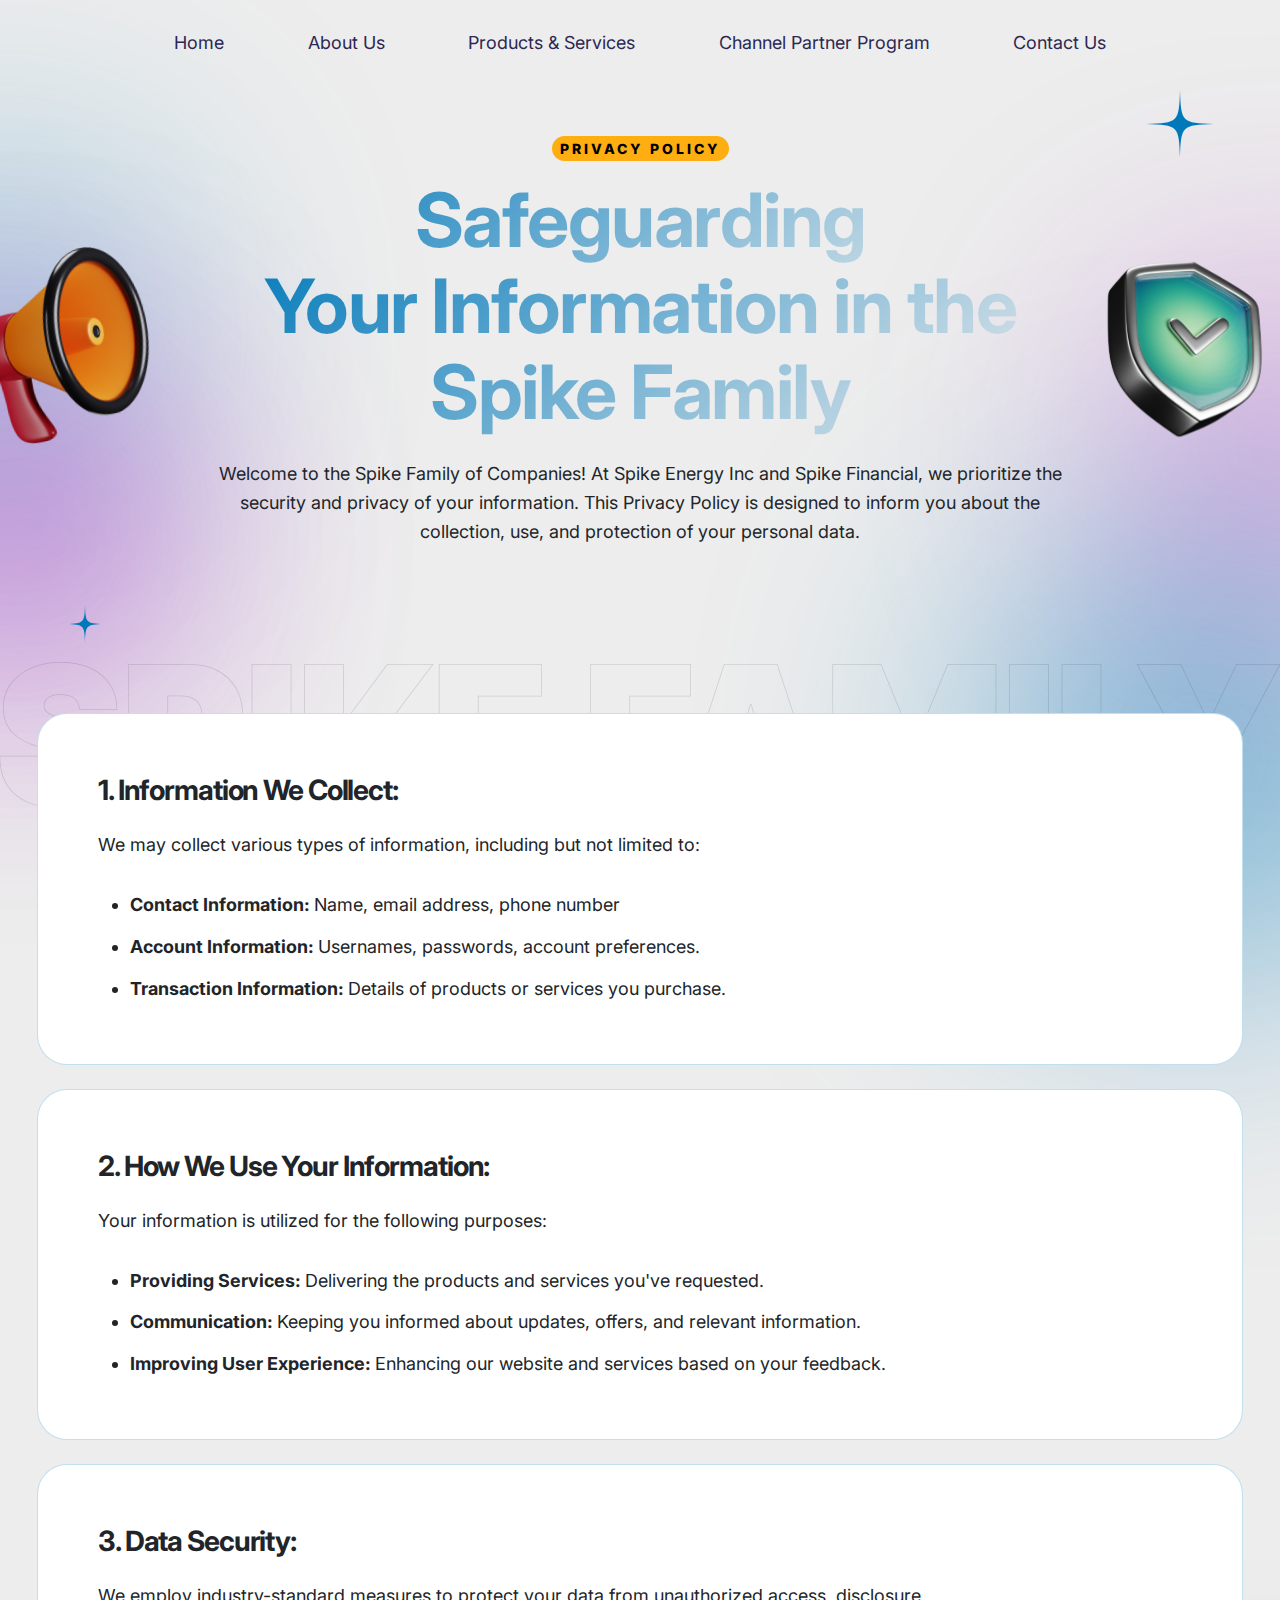
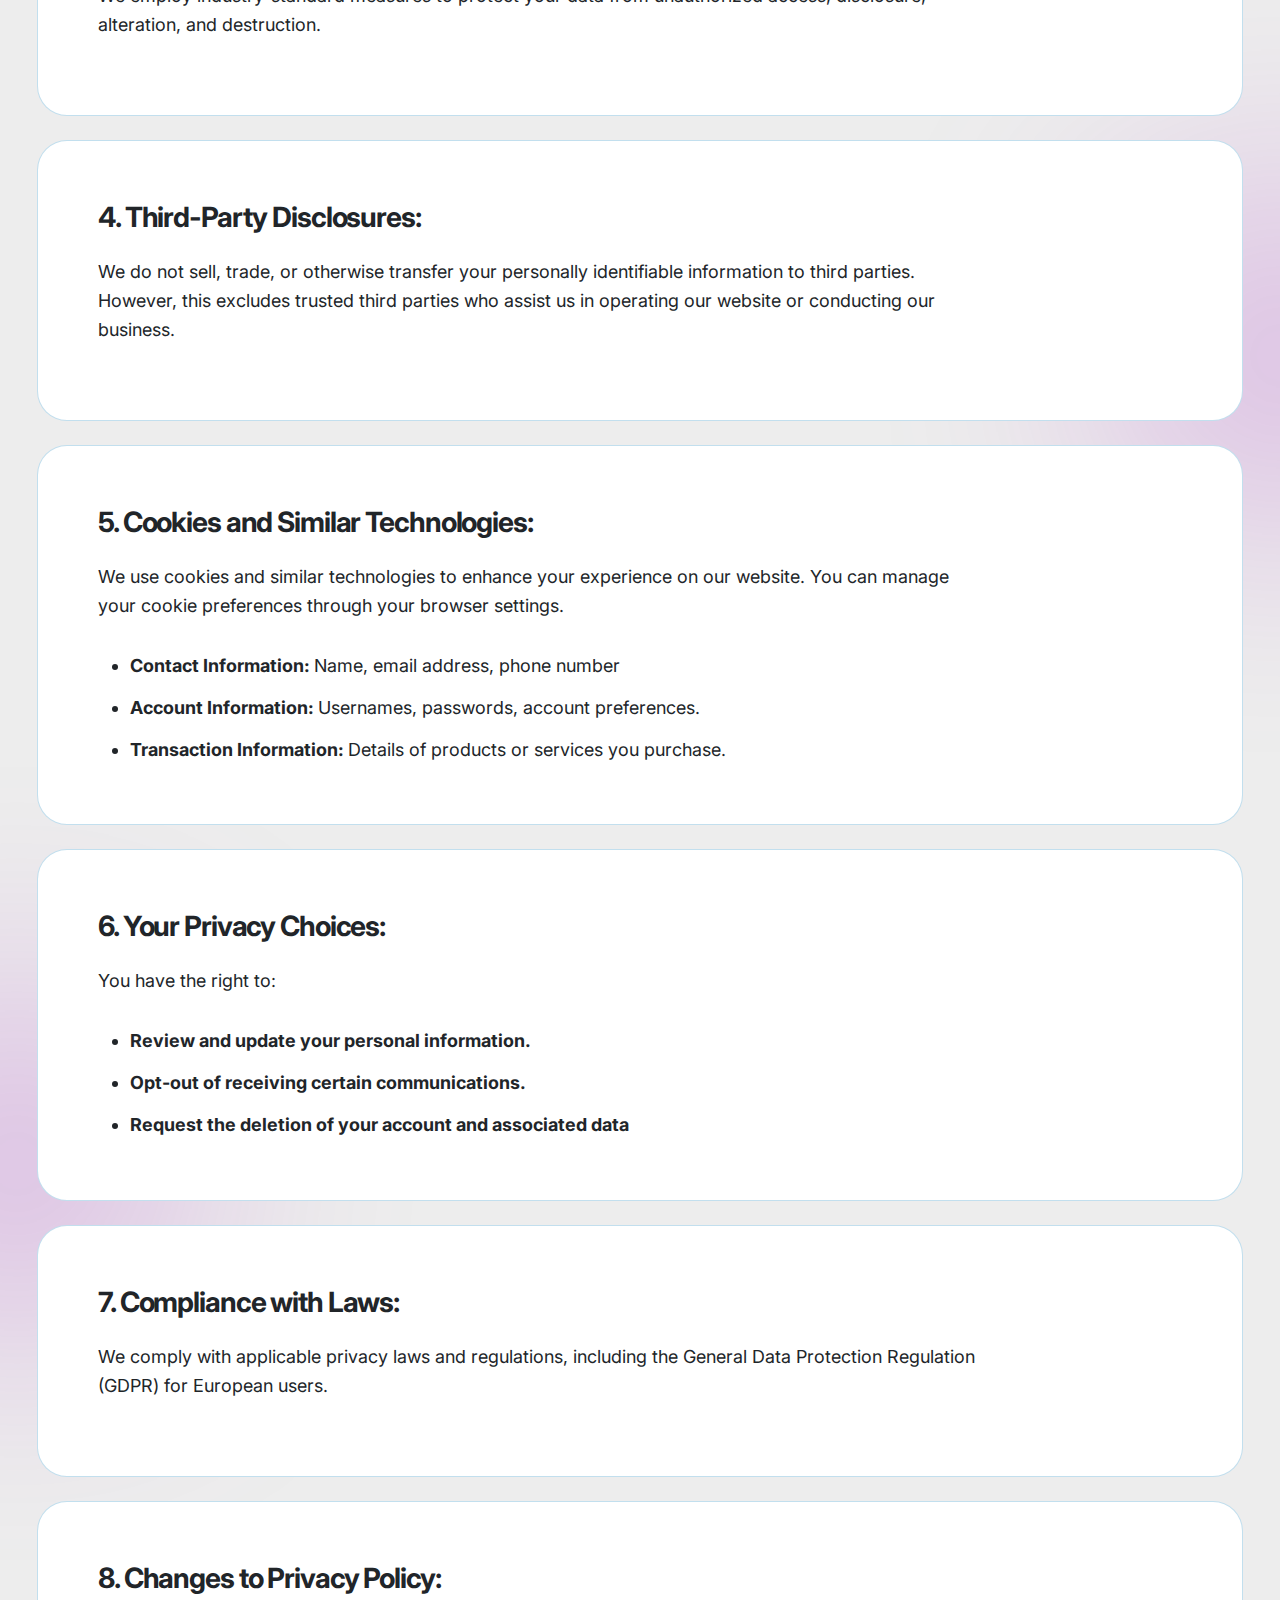
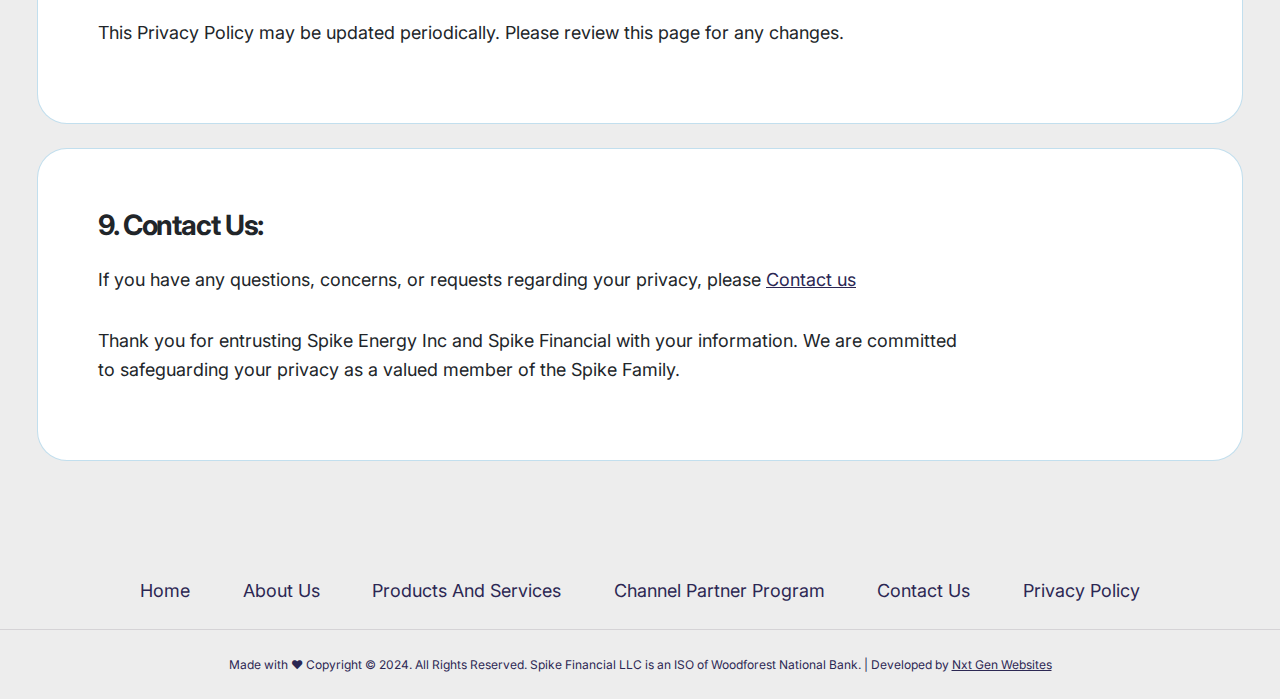
<file: privacy-policy.html>
<html lang="en">
<head>
    <meta charset="UTF-8">
    <meta name="viewport" content="width=device-width, initial-scale=1.0">
    <title>Welcome to Spike family of companies | Contact Us</title>
    <link rel="preconnect" href="https://fonts.googleapis.com">
    <link rel="preconnect" href="https://fonts.gstatic.com" crossorigin>
    <link href="https://fonts.googleapis.com/css2?family=Inter:wght@100..900&display=swap" rel="stylesheet">
    <link rel="stylesheet" href="css/bootstrap.min.css" />
    <link rel="stylesheet" href="css/styles.css" />
    <link rel="stylesheet" href="css/privacy-policy.css" />
</head>
<body class="position-relative">
    <!-- color gradient effect -->
    <div class="w-100 position-absolute top-0 start-0">
        <svg width="100%" height="auto" viewBox="0 0 1440 3561" fill="none" xmlns="http://www.w3.org/2000/svg">
            <g opacity="0.5" filter="url(#filter0_f_0_1)">
            <circle cx="1442" cy="2200" r="133" fill="#9500BA"/>
            </g>
            <g opacity="0.5" filter="url(#filter1_f_0_1)">
            <circle cx="1353" cy="852" r="253" fill="#0079BA"/>
            </g>
            <g opacity="0.5" filter="url(#filter2_f_0_1)">
            <circle cy="373" r="163" fill="#0079BA"/>
            </g>
            <g opacity="0.5" filter="url(#filter3_f_0_1)">
            <circle cx="1440" cy="506" r="152" fill="#9500BA"/>
            </g>
            <g opacity="0.5" filter="url(#filter4_f_0_1)">
            <circle cx="19" cy="578" r="133" fill="#9500BA"/>
            </g>
            <g opacity="0.5" filter="url(#filter5_f_0_1)">
            <circle cx="19" cy="615.5" r="133" fill="#9500BA"/>
            </g>
            <g opacity="0.5" filter="url(#filter6_f_0_1)">
            <circle cx="19" cy="3109.5" r="133" fill="#9500BA"/>
            </g>
            <defs>
            <filter id="filter0_f_0_1" x="990.7" y="1748.7" width="902.6" height="902.6" filterUnits="userSpaceOnUse" color-interpolation-filters="sRGB">
            <feFlood flood-opacity="0" result="BackgroundImageFix"/>
            <feBlend mode="normal" in="SourceGraphic" in2="BackgroundImageFix" result="shape"/>
            <feGaussianBlur stdDeviation="159.15" result="effect1_foregroundBlur_0_1"/>
            </filter>
            <filter id="filter1_f_0_1" x="781.701" y="280.7" width="1142.6" height="1142.6" filterUnits="userSpaceOnUse" color-interpolation-filters="sRGB">
            <feFlood flood-opacity="0" result="BackgroundImageFix"/>
            <feBlend mode="normal" in="SourceGraphic" in2="BackgroundImageFix" result="shape"/>
            <feGaussianBlur stdDeviation="159.15" result="effect1_foregroundBlur_0_1"/>
            </filter>
            <filter id="filter2_f_0_1" x="-481.3" y="-108.3" width="962.6" height="962.6" filterUnits="userSpaceOnUse" color-interpolation-filters="sRGB">
            <feFlood flood-opacity="0" result="BackgroundImageFix"/>
            <feBlend mode="normal" in="SourceGraphic" in2="BackgroundImageFix" result="shape"/>
            <feGaussianBlur stdDeviation="159.15" result="effect1_foregroundBlur_0_1"/>
            </filter>
            <filter id="filter3_f_0_1" x="969.701" y="35.7" width="940.599" height="940.6" filterUnits="userSpaceOnUse" color-interpolation-filters="sRGB">
            <feFlood flood-opacity="0" result="BackgroundImageFix"/>
            <feBlend mode="normal" in="SourceGraphic" in2="BackgroundImageFix" result="shape"/>
            <feGaussianBlur stdDeviation="159.15" result="effect1_foregroundBlur_0_1"/>
            </filter>
            <filter id="filter4_f_0_1" x="-432.3" y="126.7" width="902.6" height="902.6" filterUnits="userSpaceOnUse" color-interpolation-filters="sRGB">
            <feFlood flood-opacity="0" result="BackgroundImageFix"/>
            <feBlend mode="normal" in="SourceGraphic" in2="BackgroundImageFix" result="shape"/>
            <feGaussianBlur stdDeviation="159.15" result="effect1_foregroundBlur_0_1"/>
            </filter>
            <filter id="filter5_f_0_1" x="-432.3" y="164.2" width="902.6" height="902.6" filterUnits="userSpaceOnUse" color-interpolation-filters="sRGB">
            <feFlood flood-opacity="0" result="BackgroundImageFix"/>
            <feBlend mode="normal" in="SourceGraphic" in2="BackgroundImageFix" result="shape"/>
            <feGaussianBlur stdDeviation="159.15" result="effect1_foregroundBlur_0_1"/>
            </filter>
            <filter id="filter6_f_0_1" x="-432.3" y="2658.2" width="902.6" height="902.6" filterUnits="userSpaceOnUse" color-interpolation-filters="sRGB">
            <feFlood flood-opacity="0" result="BackgroundImageFix"/>
            <feBlend mode="normal" in="SourceGraphic" in2="BackgroundImageFix" result="shape"/>
            <feGaussianBlur stdDeviation="159.15" result="effect1_foregroundBlur_0_1"/>
            </filter>
            </defs>
            </svg>
            
            
            
    </div>

    <div class="w-100 position-absolute stars-header start-0 d-lg-block d-none">
        <svg width="100%" height="553" viewBox="0 0 1148 553" fill="none" xmlns="http://www.w3.org/2000/svg">
            <path d="M1114 68C1113.02 35.7891 1112.21 34.9894 1080 34C1112.21 33.0156 1113.01 32.2109 1114 0C1114.98 32.2109 1115.79 33.0107 1148 34C1115.79 34.9894 1114.99 35.7792 1114 68Z" fill="#0079BA"/>
            <path d="M19 553C18.4499 535 18.0002 534.553 0 534C18.0002 533.45 18.4472 533 19 515C19.55 533 19.9998 533.447 38 534C19.9998 534.553 19.5529 534.994 19 553Z" fill="#0079BA"/>
        </svg>            
    </div>
    <!-- end of color gradient effect -->

    <div class="z-3 position-relative">
        <!-- navbar -->
        <nav class="navbar pt-4 pb-4 navbar-expand-lg bg-transparent">
            <div class="container-fluid">
            <button class="navbar-toggler ms-auto" type="button" data-bs-toggle="collapse" data-bs-target="#navbarNav" aria-controls="navbarNav" aria-expanded="false" aria-label="Toggle navigation">
                <span class="navbar-toggler-icon"></span>
            </button>
            <div class="collapse navbar-collapse d-lg-flex justify-content-center align-items-center" id="navbarNav">
                <ul class="navbar-nav d-flex justify-content-between align-items-center">
                <li class="nav-item">
                    <a class="nav-link lh-1 rounded-pill" aria-current="page" href="./">Home</a>
                </li>
                <li class="nav-item">
                    <a class="nav-link lh-1 rounded-pill" href="./about-us.html">About Us</a>
                </li>
                <li class="nav-item">
                    <a class="nav-link lh-1 rounded-pill" href="./products-and-services.html">
                        Products & Services
                    </a>
                </li>
                <li class="nav-item">
                    <a class="nav-link lh-1 rounded-pill" href="./channel-partner.html">Channel Partner Program</a>
                </li>
                <li class="nav-item">
                    <a class="nav-link lh-1 rounded-pill" href="./contact-us.html">Contact Us</a>
                </li>
                </ul>
            </div>
            </div>
        </nav>
        <!-- end of navbar -->

        <!-- header content -->
        <div class="main-header">
            <div class="d-flex flex-column align-items-center position-relative">
                <img src="assets/images/shield.svg" class="position-absolute end-0 top-50 shield" alt="">
                <img src="assets/images/megaphone.svg" class="position-absolute start-0 top-50 megaphone" alt="">
                <span class="bg-warning text-black text-uppercase rounded-pill welcome-message mb-3">Privacy Policy</span>
                <h1 class="main-title text-secondary max-w-838 px-3">
                    <div class="w-100"><span class="d-block main-title-span">Safeguarding</span> <span class="main-title-span">Your Information in the Spike Family</span></div>
                </h1>
                <div class="w-100 d-flex flex-column align-items-center">
                    <p class="header-description max-w-838 px-3 paragraph mt-3">Welcome to the Spike Family of Companies! At Spike Energy Inc and Spike Financial, we prioritize the security and privacy of your information. This Privacy Policy is designed to inform you about the collection, use, and protection of your personal data.</p>
                </div>
            </div>
        </div>
        <!-- end of header content -->

        <!-- become a partner section -->
        <div class="position-relative become-partner-section d-flex justify-content-center align-items-center">
            <div class="position-absolute top-0 left-0 w-100">
                <!-- name svg background -->
                <img src="assets/images/Spike Family.svg" class="w-100" alt="">
                <!-- end of name svg background -->
            </div>

            <!-- main section content -->
            <div class="row services-cards">
                <div class="container text-center">
                    <div class="row row-cols-1 gap-4">
                      <!-- card -->
                      <div class="col">
                        <div class="card h-100 d-flex flex-column gap-3">
                            <h3>1. Information We Collect:</h3>
                            <p class="text-start header-description max-w-838">We may collect various types of information, including but not limited to:</p>
                            <ul class="card-list mb-0">
                                <li>Contact Information: <span>Name, email address, phone number</span></li>
                                <li>Account Information: <span>Usernames, passwords, account preferences.</span></li>
                                <li>Transaction Information: <span> Details of products or services you purchase.</span></li>
                            </ul>
                         </div>
                      </div>
                      <!-- end of card -->


                      <!-- card -->
                      <div class="col">
                        <div class="card h-100 d-flex flex-column gap-3">
                            <h3>2. How We Use Your Information:</h3>
                            <p class="text-start header-description max-w-838">Your information is utilized for the following purposes:</p>
                            <ul class="card-list mb-0">
                                <li>Providing Services: <span>Delivering the products and services you've requested.</span></li>
                                <li>Communication: <span>Keeping you informed about updates, offers, and relevant information.</span></li>
                                <li>Improving User Experience: <span>Enhancing our website and services based on your feedback.</span></li>
                            </ul>
                         </div>
                      </div>
                      <!-- end of card -->



                      <!-- card -->
                      <div class="col">
                        <div class="card h-100 d-flex flex-column gap-3">
                            <h3>3. Data Security:</h3>
                            <p class="text-start header-description max-w-838">We employ industry-standard measures to protect your data from unauthorized access, disclosure, alteration, and destruction.</p>
                         </div>
                      </div>
                      <!-- end of card -->


                      <!-- card -->
                      <div class="col">
                        <div class="card h-100 d-flex flex-column gap-3">
                            <h3>4. Third-Party Disclosures:</h3>
                            <p class="text-start header-description max-w-838">We do not sell, trade, or otherwise transfer your personally identifiable information to third parties. However, this excludes trusted third parties who assist us in operating our website or conducting our business.</p>
                         </div>
                      </div>
                      <!-- end of card -->



                      <!-- card -->
                      <div class="col">
                        <div class="card h-100 d-flex flex-column gap-3">
                            <h3>5. Cookies and Similar Technologies:</h3>
                            <p class="text-start header-description max-w-838">We use cookies and similar technologies to enhance your experience on our website. You can manage your cookie preferences through your browser settings.</p>
                            <ul class="card-list mb-0">
                                <li>Contact Information: <span>Name, email address, phone number</span></li>
                                <li>Account Information: <span>Usernames, passwords, account preferences.</span></li>
                                <li>Transaction Information: <span> Details of products or services you purchase.</span></li>
                            </ul>
                         </div>
                      </div>
                      <!-- end of card -->



                      <!-- card -->
                      <div class="col">
                        <div class="card h-100 d-flex flex-column gap-3">
                            <h3>6. Your Privacy Choices:</h3>
                            <p class="text-start header-description max-w-838">You have the right to:</p>
                            <ul class="card-list mb-0">
                                <li>Review and update your personal information.</li>
                                <li>Opt-out of receiving certain communications.</li>
                                <li>Request the deletion of your account and associated data</li>
                            </ul>
                         </div>
                      </div>
                      <!-- end of card -->



                      <!-- card -->
                      <div class="col">
                        <div class="card h-100 d-flex flex-column gap-3">
                            <h3>7. Compliance with Laws:</h3>
                            <p class="text-start header-description max-w-838">We comply with applicable privacy laws and regulations, including the General Data Protection Regulation (GDPR) for European users.</p>
                         </div>
                      </div>
                      <!-- end of card -->




                      <!-- card -->
                      <div class="col">
                        <div class="card h-100 d-flex flex-column gap-3">
                            <h3>8. Changes to Privacy Policy:</h3>
                            <p class="text-start header-description max-w-838">This Privacy Policy may be updated periodically. Please review this page for any changes.</p>
                         </div>
                      </div>
                      <!-- end of card -->



                      <!-- card -->
                      <div class="col">
                        <div class="card h-100 d-flex flex-column gap-3">
                            <h3>9. Contact Us:</h3>
                            <p class="text-start header-description max-w-838">If you have any questions, concerns, or requests regarding your privacy, please <a href="./contact-us.html" class="link-secondary hoverable-link">Contact us</a></p>
                            <p class="text-start header-description max-w-838">Thank you for entrusting Spike Energy Inc and Spike Financial with your information. We are committed to safeguarding your privacy as a valued member of the Spike Family.</p>
                         </div>
                      </div>
                      <!-- end of card -->
                    </div>
                  </div>
            </div>
            <!-- end of main section content -->
        </div>
        <!-- end of become a partner section -->



        <!-- start of footer -->
        <footer class="d-flex flex-column align-items-center justify-content-center bg-transparent">
            <div class="footer-menu-wrapper w-100 d-flex justify-content-center">
                <ul class="m-0 footer-menu d-flex flex-wrap justify-content-sm-between justify-content-center ps-0 pb-4 gap-4">
                    <li class="footer-menu-item"><a href="./">Home</a></li>
                    <li class="footer-menu-item"><a href="./about-us.html">About Us</a></li>
                    <li class="footer-menu-item"><a href="./products-and-services.html">Products And Services</a></li>
                    <li class="footer-menu-item"><a href="./channel-partner.html">Channel Partner Program</a></li>
                    <li class="footer-menu-item"><a href="./contact-us.html">Contact Us</a></li>
                    <li class="footer-menu-item"><a href="./privacy-policy.html">Privacy Policy</a></li>
                </ul>
            </div>

            <div class="text-secondary text-center py-4 copyrights px-3">
                Made with ❤ Copyright © 2024. All Rights Reserved. Spike Financial LLC is an ISO of Woodforest National Bank. | Developed by  <a href="https://nxtgenwebsites.com/" target="_blank" class="text-noWrap link-secondary hoverable-link">Nxt Gen Websites</a>
            </div>
        </footer>
        <!-- end of footer -->
    </div>

    <script src="js/bootstrap.bundle.min.js"></script>
</body>
</html>
</file>
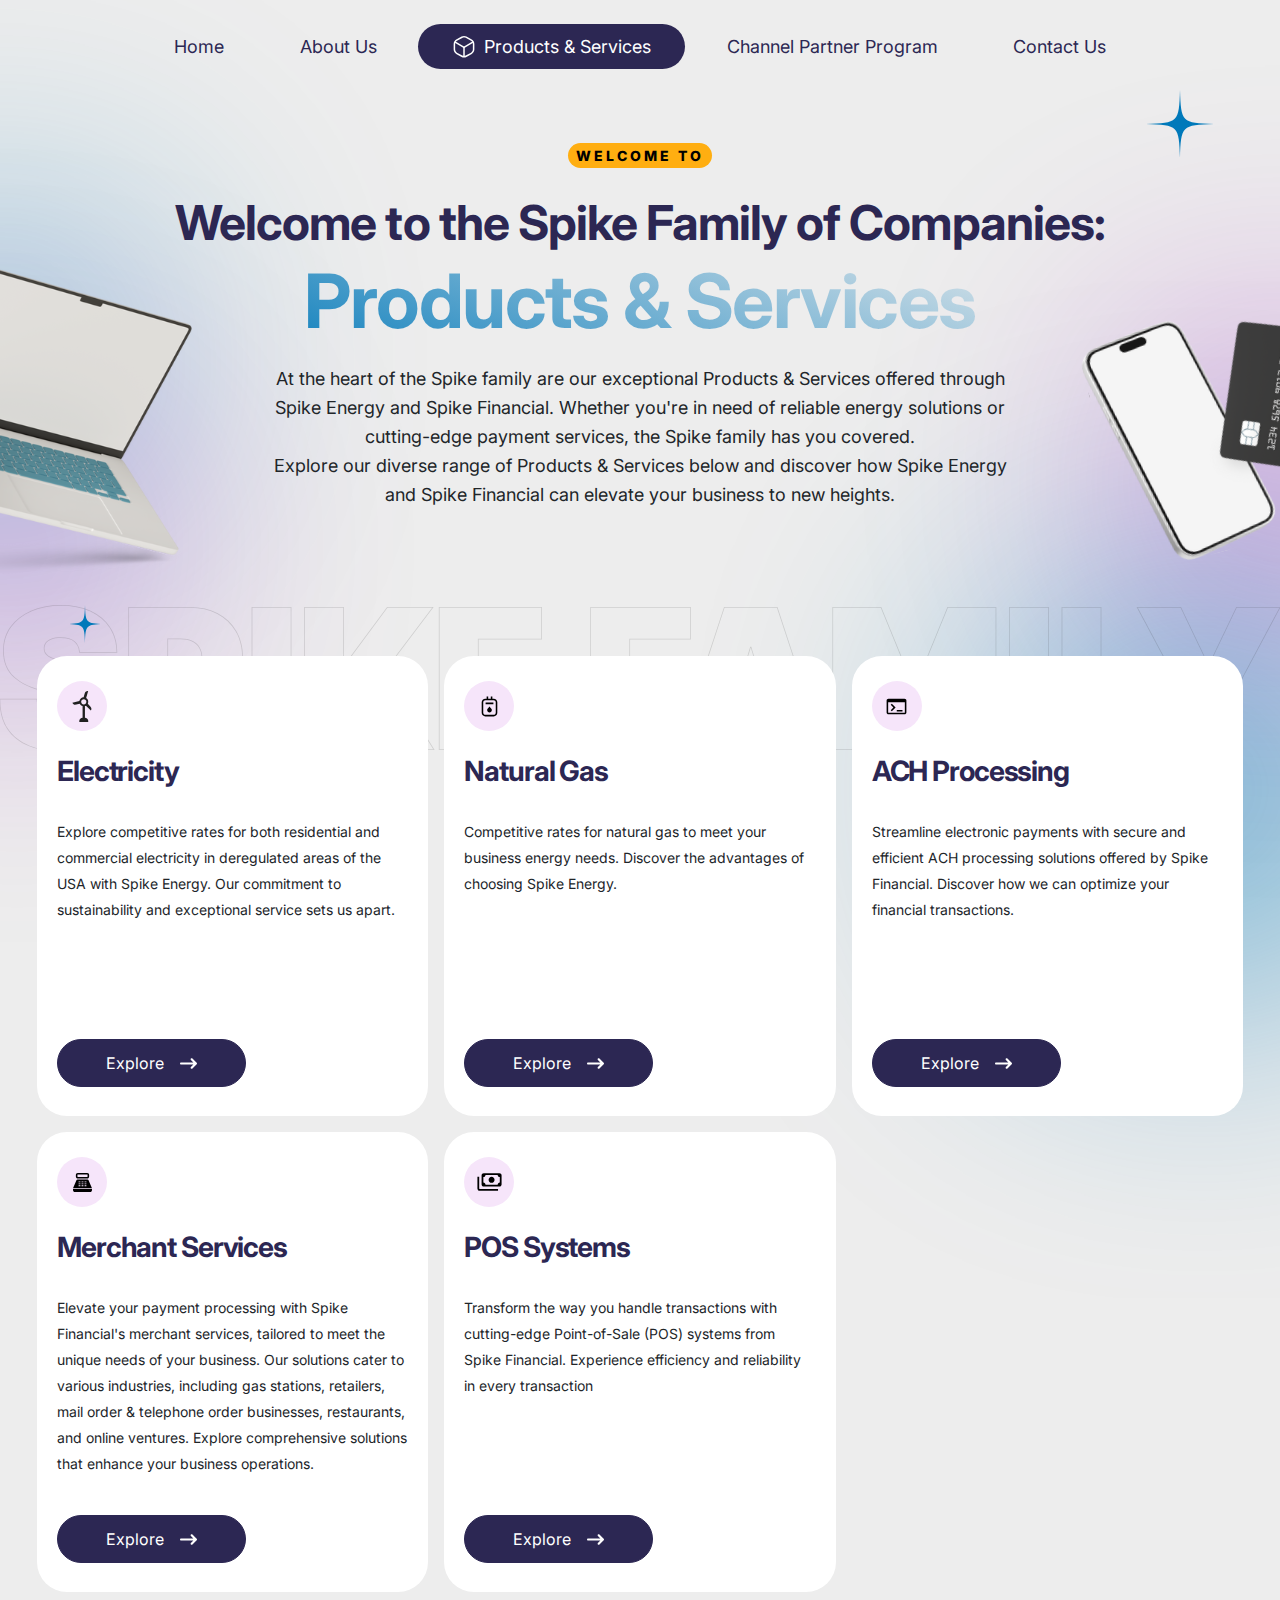
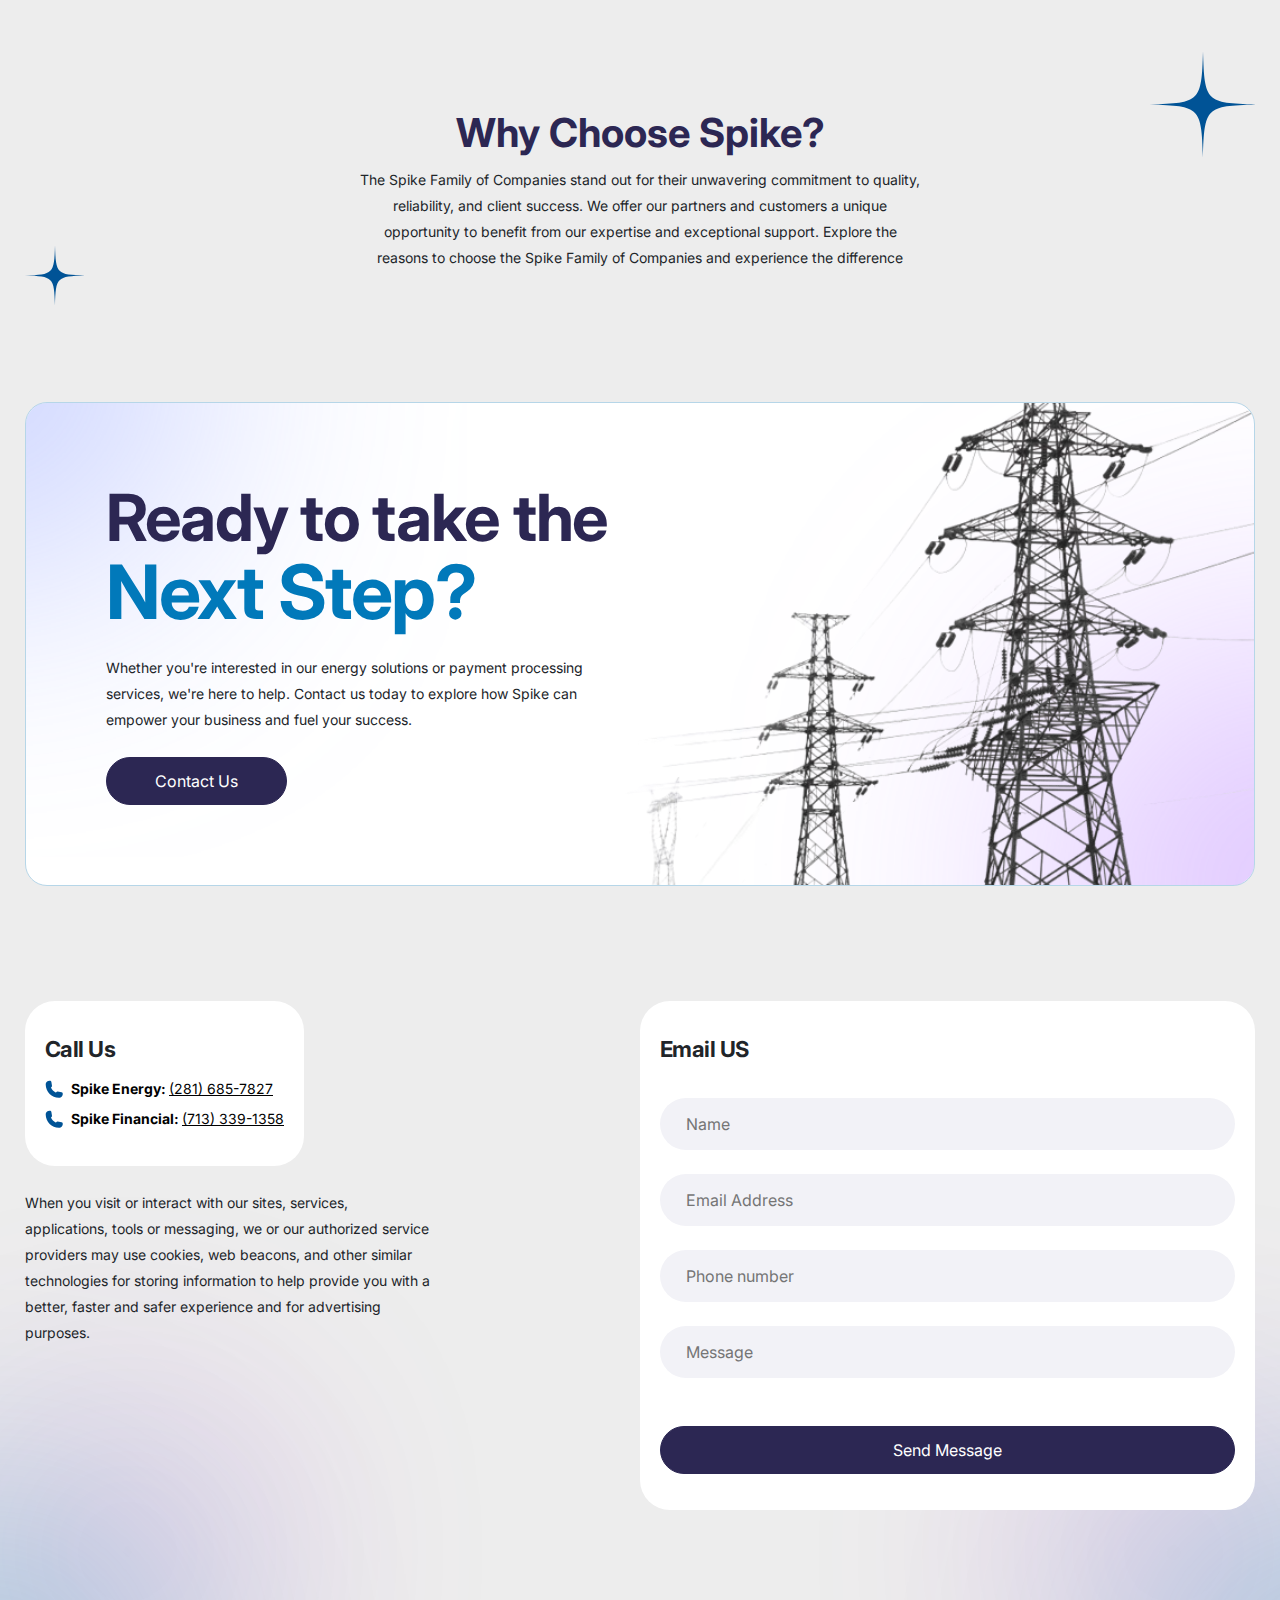
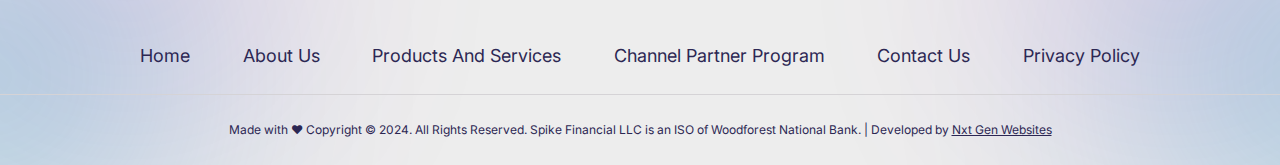
<file: products-and-services.html>
<html lang="en">
<head>
    <meta charset="UTF-8">
    <meta name="viewport" content="width=device-width, initial-scale=1.0">
    <title>Welcome to Spike family of companies | Products And Services</title>
    <link rel="preconnect" href="https://fonts.googleapis.com">
    <link rel="preconnect" href="https://fonts.gstatic.com" crossorigin>
    <link href="https://fonts.googleapis.com/css2?family=Inter:wght@100..900&display=swap" rel="stylesheet">
    <link rel="stylesheet" href="css/bootstrap.min.css" />
    <link rel="stylesheet" href="css/products-and-services.css" />
    <link rel="stylesheet" href="css/styles.css" />
</head>
<body class="position-relative">
    <!-- color gradient effect -->
    <div class="w-100 position-absolute top-0 start-0">
        <svg width="100%" height="1374" viewBox="0 0 1440 1374" fill="none" xmlns="http://www.w3.org/2000/svg">
            <g opacity="0.5" filter="url(#filter0_f_448_848)">
            <circle cx="1353" cy="802" r="253" fill="#0079BA"/>
            </g>
            <g opacity="0.5" filter="url(#filter1_f_448_848)">
            <circle cy="323" r="163" fill="#0079BA"/>
            </g>
            <g opacity="0.5" filter="url(#filter2_f_448_848)">
            <circle cx="1440" cy="456" r="152" fill="#9500BA"/>
            </g>
            <g opacity="0.5" filter="url(#filter3_f_448_848)">
            <circle cx="19" cy="528" r="133" fill="#9500BA"/>
            </g>
            <defs>
            <filter id="filter0_f_448_848" x="781.7" y="230.7" width="1142.6" height="1142.6" filterUnits="userSpaceOnUse" color-interpolation-filters="sRGB">
            <feFlood flood-opacity="0" result="BackgroundImageFix"/>
            <feBlend mode="normal" in="SourceGraphic" in2="BackgroundImageFix" result="shape"/>
            <feGaussianBlur stdDeviation="159.15" result="effect1_foregroundBlur_448_848"/>
            </filter>
            <filter id="filter1_f_448_848" x="-481.3" y="-158.3" width="962.6" height="962.6" filterUnits="userSpaceOnUse" color-interpolation-filters="sRGB">
            <feFlood flood-opacity="0" result="BackgroundImageFix"/>
            <feBlend mode="normal" in="SourceGraphic" in2="BackgroundImageFix" result="shape"/>
            <feGaussianBlur stdDeviation="159.15" result="effect1_foregroundBlur_448_848"/>
            </filter>
            <filter id="filter2_f_448_848" x="969.7" y="-14.3" width="940.6" height="940.6" filterUnits="userSpaceOnUse" color-interpolation-filters="sRGB">
            <feFlood flood-opacity="0" result="BackgroundImageFix"/>
            <feBlend mode="normal" in="SourceGraphic" in2="BackgroundImageFix" result="shape"/>
            <feGaussianBlur stdDeviation="159.15" result="effect1_foregroundBlur_448_848"/>
            </filter>
            <filter id="filter3_f_448_848" x="-432.3" y="76.7" width="902.6" height="902.6" filterUnits="userSpaceOnUse" color-interpolation-filters="sRGB">
            <feFlood flood-opacity="0" result="BackgroundImageFix"/>
            <feBlend mode="normal" in="SourceGraphic" in2="BackgroundImageFix" result="shape"/>
            <feGaussianBlur stdDeviation="159.15" result="effect1_foregroundBlur_448_848"/>
            </filter>
            </defs>
            </svg>
    </div>

    <div class="w-100 position-absolute stars-header start-0">
        <svg width="100%" height="553" viewBox="0 0 1148 553" fill="none" xmlns="http://www.w3.org/2000/svg">
            <path d="M1114 68C1113.02 35.7891 1112.21 34.9894 1080 34C1112.21 33.0156 1113.01 32.2109 1114 0C1114.98 32.2109 1115.79 33.0107 1148 34C1115.79 34.9894 1114.99 35.7792 1114 68Z" fill="#0079BA"/>
            <path d="M19 553C18.4499 535 18.0002 534.553 0 534C18.0002 533.45 18.4472 533 19 515C19.55 533 19.9998 533.447 38 534C19.9998 534.553 19.5529 534.994 19 553Z" fill="#0079BA"/>
        </svg>            
    </div>

    <div class="w-100 position-absolute bottom-0 start-0">
        <svg width="100%" height="615" viewBox="0 0 1440 615" fill="none" xmlns="http://www.w3.org/2000/svg">
            <g opacity="0.5" filter="url(#filter0_f_448_834)">
            <circle cx="143.531" cy="413.531" r="94.2436" transform="rotate(116.688 143.531 413.531)" fill="#9500BA"/>
            </g>
            <g opacity="0.5" filter="url(#filter1_f_448_834)">
            <circle cx="1320.35" cy="414.352" r="94.2436" transform="rotate(10.8903 1320.35 414.352)" fill="#9500BA"/>
            </g>
            <g opacity="0.5" filter="url(#filter2_f_448_834)">
            <circle cx="-8.39143" cy="553.543" r="156.866" transform="rotate(116.688 -8.39143 553.543)" fill="#0079BA"/>
            </g>
            <g opacity="0.5" filter="url(#filter3_f_448_834)">
            <circle cx="1486.72" cy="550.541" r="156.866" transform="rotate(10.8903 1486.72 550.541)" fill="#0079BA"/>
            </g>
            <defs>
            <filter id="filter0_f_448_834" x="-269.032" y="0.967346" width="825.127" height="825.128" filterUnits="userSpaceOnUse" color-interpolation-filters="sRGB">
            <feFlood flood-opacity="0" result="BackgroundImageFix"/>
            <feBlend mode="normal" in="SourceGraphic" in2="BackgroundImageFix" result="shape"/>
            <feGaussianBlur stdDeviation="159.15" result="effect1_foregroundBlur_448_834"/>
            </filter>
            <filter id="filter1_f_448_834" x="907.792" y="1.79083" width="825.121" height="825.122" filterUnits="userSpaceOnUse" color-interpolation-filters="sRGB">
            <feFlood flood-opacity="0" result="BackgroundImageFix"/>
            <feBlend mode="normal" in="SourceGraphic" in2="BackgroundImageFix" result="shape"/>
            <feGaussianBlur stdDeviation="159.15" result="effect1_foregroundBlur_448_834"/>
            </filter>
            <filter id="filter2_f_448_834" x="-483.591" y="78.3431" width="950.399" height="950.4" filterUnits="userSpaceOnUse" color-interpolation-filters="sRGB">
            <feFlood flood-opacity="0" result="BackgroundImageFix"/>
            <feBlend mode="normal" in="SourceGraphic" in2="BackgroundImageFix" result="shape"/>
            <feGaussianBlur stdDeviation="159.15" result="effect1_foregroundBlur_448_834"/>
            </filter>
            <filter id="filter3_f_448_834" x="1011.53" y="75.346" width="950.389" height="950.39" filterUnits="userSpaceOnUse" color-interpolation-filters="sRGB">
            <feFlood flood-opacity="0" result="BackgroundImageFix"/>
            <feBlend mode="normal" in="SourceGraphic" in2="BackgroundImageFix" result="shape"/>
            <feGaussianBlur stdDeviation="159.15" result="effect1_foregroundBlur_448_834"/>
            </filter>
            </defs>
            </svg>
            
    </div>
    <!-- end of color gradient effect -->

    <div class="z-3 position-relative">
        <!-- navbar -->
        <nav class="navbar pt-4 pb-4 navbar-expand-lg bg-transparent">
            <div class="container-fluid">
            <button class="navbar-toggler ms-auto" type="button" data-bs-toggle="collapse" data-bs-target="#navbarNav" aria-controls="navbarNav" aria-expanded="false" aria-label="Toggle navigation">
                <span class="navbar-toggler-icon"></span>
            </button>
            <div class="collapse navbar-collapse d-lg-flex justify-content-center align-items-center" id="navbarNav">
                <ul class="navbar-nav d-flex justify-content-between align-items-center">
                <li class="nav-item">
                    <a class="nav-link lh-1 rounded-pill" aria-current="page" href="./">Home</a>
                </li>
                <li class="nav-item">
                    <a class="nav-link lh-1 rounded-pill" href="./about-us.html">About Us</a>
                </li>
                <li class="nav-item">
                    <a class="nav-link lh-1 rounded-pill bg-secondary text-white d-flex align-items-center" href="./products-and-services.html">
                        <div class="me-2">
                            <svg width="24" height="25" viewBox="0 0 24 25" fill="none" xmlns="http://www.w3.org/2000/svg">
                                <path d="M11.9991 14.05C11.8691 14.05 11.7391 14.02 11.6191 13.95L2.78911 8.84001C2.43911 8.63001 2.30911 8.17001 2.51911 7.81001C2.72911 7.45001 3.18911 7.33001 3.54911 7.54001L11.9991 12.43L20.3991 7.57001C20.7591 7.36001 21.2191 7.49001 21.4291 7.84001C21.6391 8.20001 21.5091 8.66001 21.1591 8.87001L12.3891 13.95C12.2591 14.01 12.1291 14.05 11.9991 14.05Z" fill="white"/>
                                <path d="M12 23.11C11.59 23.11 11.25 22.77 11.25 22.36V13.29C11.25 12.88 11.59 12.54 12 12.54C12.41 12.54 12.75 12.88 12.75 13.29V22.36C12.75 22.77 12.41 23.11 12 23.11Z" fill="white"/>
                                <path d="M12.0006 23.5C11.1206 23.5 10.2506 23.31 9.56063 22.93L4.22062 19.96C2.77062 19.16 1.64062 17.23 1.64062 15.57V9.92C1.64062 8.26 2.77062 6.34 4.22062 5.53L9.56063 2.57C10.9306 1.81 13.0706 1.81 14.4406 2.57L19.7806 5.54C21.2306 6.34 22.3606 8.27 22.3606 9.93V15.58C22.3606 17.24 21.2306 19.16 19.7806 19.97L14.4406 22.93C13.7506 23.31 12.8806 23.5 12.0006 23.5ZM12.0006 3.5C11.3706 3.5 10.7506 3.63 10.2906 3.88L4.95062 6.85C3.99062 7.38 3.14063 8.82 3.14063 9.92V15.57C3.14063 16.67 3.99062 18.11 4.95062 18.65L10.2906 21.62C11.2006 22.13 12.8006 22.13 13.7106 21.62L19.0506 18.65C20.0106 18.11 20.8606 16.68 20.8606 15.57V9.92C20.8606 8.82 20.0106 7.38 19.0506 6.84L13.7106 3.87C13.2506 3.63 12.6306 3.5 12.0006 3.5Z" fill="white"/>
                            </svg>                                                          
                        </div>
                        Products & Services
                    </a>
                </li>
                <li class="nav-item">
                    <a class="nav-link lh-1 rounded-pill" href="./channel-partner.html">Channel Partner Program</a>
                </li>
                <li class="nav-item">
                    <a class="nav-link lh-1 rounded-pill" href="./contact-us.html">Contact Us</a>
                </li>
                </ul>
            </div>
            </div>
        </nav>
        <!-- end of navbar -->

        <!-- header content -->
        <div class="main-header">
            <div class="d-flex flex-column align-items-center">
                <span class="bg-warning text-black text-uppercase rounded-pill welcome-message mb-3">Welcome to</span>
                <h1 class="main-title text-secondary">Welcome to the Spike Family of Companies: <span class="main-title-span">Products & Services</span></h1>
                <div class="position-relative w-100 d-flex flex-column align-items-center">
                    <img src="assets/images/phone-business-card.svg" class="position-absolute end-0 phone-business" alt="">
                    <img src="assets/images/laptop.svg" class="position-absolute start-0 laptop" alt="">
                    <p class="header-description paragraph mt-3 mb-0">At the heart of the Spike family are our exceptional Products & Services offered through Spike Energy and Spike Financial. Whether you're in need of reliable energy solutions or cutting-edge payment services, the Spike family has you covered.</p>
                    <div class="header-description mb-3">Explore our diverse range of Products & Services below and discover how Spike Energy and Spike Financial can elevate your business to new heights.</div>
                </div>
                <!-- <button class="btn btn-secondary px-4 py-3 rounded-pill mb-1">Explore Products & Services</button> -->
            </div>
        </div>
        <!-- end of header content -->


        <!-- become a partner section -->
        <div class="position-relative become-partner-section d-flex justify-content-center align-items-center">
            <div class="position-absolute top-0 left-0 w-100">
                <!-- name svg background -->
                <img src="assets/images/Spike Family.svg" class="w-100" alt="">
                <!-- end of name svg background -->
            </div>

            <!-- main section content -->
            <div class="row services-cards">
                <div class="container text-center">
                    <div class="row row-cols-1 row-cols-lg-3 row-cols-md-2 g-3">
                      <!-- card -->
                      <div class="col mx-md-0 mx-auto" style="max-width: 450px;">
                        <div class="card h-100 d-flex flex-column justify-content-between flex-fill">
                            <div class="d-flex flex-column gap-4">
                                 <div class="rounded-circle services-logo d-flex justify-content-center align-items-center">
                                    <img src="assets/images/wind-turbine.svg" style="width: 20px;" alt="">
                                 </div>
                                 <h3 class="text-secondary">Electricity</h3>
                                 <div class="description">
                                    Explore competitive rates for both residential and commercial electricity in deregulated areas of the USA with Spike Energy. Our commitment to sustainability and exceptional service sets us apart. 
                                 </div>
                            </div>
                            <div class="mt-4 d-flex">
                                <a href="http://spikeinc.com/" target="_blank" class="btn btn-secondary px-5 py-3 rounded-pill mb-1 d-flex justify-content-between align-items-center">
                                    Explore
                                    <div class="text-white fs-4 ms-3">
                                        <svg fill="white" width="17px" xmlns="http://www.w3.org/2000/svg" viewBox="0 0 512 512"><!--!Font Awesome Free 6.5.2 by @fontawesome - https://fontawesome.com License - https://fontawesome.com/license/free Copyright 2024 Fonticons, Inc.--><path d="M502.6 278.6c12.5-12.5 12.5-32.8 0-45.3l-128-128c-12.5-12.5-32.8-12.5-45.3 0s-12.5 32.8 0 45.3L402.7 224 32 224c-17.7 0-32 14.3-32 32s14.3 32 32 32l370.7 0-73.4 73.4c-12.5 12.5-12.5 32.8 0 45.3s32.8 12.5 45.3 0l128-128z"/></svg>
                                    </div>
                                </a>
                            </div>
                         </div>
                      </div>
                      <!-- end of card -->
                      <!-- card -->
                      <div class="col mx-md-0 mx-auto" style="max-width: 450px;">
                        <div class="card h-100 d-flex flex-column justify-content-between flex-fill">
                            <div class="d-flex flex-column gap-4">
                                 <div class="rounded-circle services-logo d-flex justify-content-center align-items-center">
                                    <img src="assets/images/gas-meter.svg" style="width: 25px;" alt="">
                                 </div>
                                 <h3 class="text-secondary">Natural Gas</h3>
                                 <div class="description">
                                    Competitive rates for natural gas to meet your business energy needs. Discover the advantages of choosing Spike Energy.
                                 </div>
                            </div>
                            <div class="mt-4 d-flex">
                                <a href="http://spikeinc.com/" target="_blank" class="btn btn-secondary px-5 py-3 rounded-pill mb-1 d-flex justify-content-between align-items-center">
                                    Explore
                                    <div class="text-white fs-4 ms-3">
                                        <svg fill="white" width="17px" xmlns="http://www.w3.org/2000/svg" viewBox="0 0 512 512"><!--!Font Awesome Free 6.5.2 by @fontawesome - https://fontawesome.com License - https://fontawesome.com/license/free Copyright 2024 Fonticons, Inc.--><path d="M502.6 278.6c12.5-12.5 12.5-32.8 0-45.3l-128-128c-12.5-12.5-32.8-12.5-45.3 0s-12.5 32.8 0 45.3L402.7 224 32 224c-17.7 0-32 14.3-32 32s14.3 32 32 32l370.7 0-73.4 73.4c-12.5 12.5-12.5 32.8 0 45.3s32.8 12.5 45.3 0l128-128z"/></svg>
                                    </div>
                                </a>
                            </div>
                         </div>
                      </div>
                      <!-- end of card -->
                      <!-- card -->
                      <div class="col mx-md-0 mx-auto" style="max-width: 450px;">
                        <div class="card h-100 d-flex flex-column justify-content-between flex-fill">
                            <div class="d-flex flex-column gap-4">
                                 <div class="rounded-circle services-logo d-flex justify-content-center align-items-center">
                                    <img src="assets/images/terminal.svg" style="width: 25px;" alt="">
                                 </div>
                                 <h3 class="text-secondary">ACH Processing</h3>
                                 <div class="description">
                                    Streamline electronic payments with secure and efficient ACH processing solutions offered by Spike Financial. Discover how we can optimize your financial transactions.
                                 </div>
                            </div>
                            <div class="mt-4 d-flex">
                                <a href="https://spikefinancial.com/" target="_blank" class="btn btn-secondary px-5 py-3 rounded-pill mb-1 d-flex justify-content-between align-items-center">
                                    Explore
                                    <div class="text-white fs-4 ms-3">
                                        <svg fill="white" width="17px" xmlns="http://www.w3.org/2000/svg" viewBox="0 0 512 512"><!--!Font Awesome Free 6.5.2 by @fontawesome - https://fontawesome.com License - https://fontawesome.com/license/free Copyright 2024 Fonticons, Inc.--><path d="M502.6 278.6c12.5-12.5 12.5-32.8 0-45.3l-128-128c-12.5-12.5-32.8-12.5-45.3 0s-12.5 32.8 0 45.3L402.7 224 32 224c-17.7 0-32 14.3-32 32s14.3 32 32 32l370.7 0-73.4 73.4c-12.5 12.5-12.5 32.8 0 45.3s32.8 12.5 45.3 0l128-128z"/></svg>
                                    </div>
                                </a>
                            </div>
                         </div>
                      </div>
                      <!-- end of card -->
                      <!-- card -->
                      <div class="col mx-md-0 mx-auto" style="max-width: 450px;">
                        <div class="card h-100 d-flex flex-column justify-content-between flex-fill">
                            <div class="d-flex flex-column gap-4">
                                 <div class="rounded-circle services-logo d-flex justify-content-center align-items-center">
                                    <img src="assets/images/sales.svg" style="width: 25px;" alt="">
                                 </div>
                                 <h3 class="text-secondary">Merchant Services</h3>
                                 <div class="description">
                                    Elevate your payment processing with Spike Financial's merchant services, tailored to meet the unique needs of your business. Our solutions cater to various industries, including gas stations, retailers, mail order & telephone order businesses, restaurants, and online ventures. Explore comprehensive solutions that enhance your business operations. 
                                 </div>
                            </div>
                            <div class="mt-4 d-flex">
                                <a href="https://spikefinancial.com/" target="_blank" class="btn btn-secondary px-5 py-3 rounded-pill mb-1 d-flex justify-content-between align-items-center">
                                    Explore
                                    <div class="text-white fs-4 ms-3">
                                        <svg fill="white" width="17px" xmlns="http://www.w3.org/2000/svg" viewBox="0 0 512 512"><!--!Font Awesome Free 6.5.2 by @fontawesome - https://fontawesome.com License - https://fontawesome.com/license/free Copyright 2024 Fonticons, Inc.--><path d="M502.6 278.6c12.5-12.5 12.5-32.8 0-45.3l-128-128c-12.5-12.5-32.8-12.5-45.3 0s-12.5 32.8 0 45.3L402.7 224 32 224c-17.7 0-32 14.3-32 32s14.3 32 32 32l370.7 0-73.4 73.4c-12.5 12.5-12.5 32.8 0 45.3s32.8 12.5 45.3 0l128-128z"/></svg>
                                    </div>
                                </a>
                            </div>
                         </div>
                      </div>
                      <!-- end of card -->
                      <!-- card -->
                      <div class="col mx-md-0 mx-auto" style="max-width: 450px;">
                        <div class="card h-100 d-flex flex-column justify-content-between flex-fill">
                            <div class="d-flex flex-column gap-4">
                                 <div class="rounded-circle services-logo d-flex justify-content-center align-items-center">
                                    <img src="assets/images/money.svg" style="width: 25px;" alt="">
                                 </div>
                                 <h3 class="text-secondary">POS Systems</h3>
                                 <div class="description">
                                    Transform the way you handle transactions with cutting-edge Point-of-Sale (POS) systems from Spike Financial. Experience efficiency and reliability in every transaction
                                 </div>
                            </div>
                            <div class="mt-4 d-flex">
                                <a href="https://spikefinancial.com/" target="_blank" class="btn btn-secondary px-5 py-3 rounded-pill mb-1 d-flex justify-content-between align-items-center">
                                    Explore
                                    <div class="text-white fs-4 ms-3">
                                        <svg fill="white" width="17px" xmlns="http://www.w3.org/2000/svg" viewBox="0 0 512 512"><!--!Font Awesome Free 6.5.2 by @fontawesome - https://fontawesome.com License - https://fontawesome.com/license/free Copyright 2024 Fonticons, Inc.--><path d="M502.6 278.6c12.5-12.5 12.5-32.8 0-45.3l-128-128c-12.5-12.5-32.8-12.5-45.3 0s-12.5 32.8 0 45.3L402.7 224 32 224c-17.7 0-32 14.3-32 32s14.3 32 32 32l370.7 0-73.4 73.4c-12.5 12.5-12.5 32.8 0 45.3s32.8 12.5 45.3 0l128-128z"/></svg>
                                    </div>
                                </a>
                            </div>
                         </div>
                      </div>
                      <!-- end of card -->
                      
                    </div>
                  </div>
            </div>
            <!-- end of main section content -->
        </div>
        <!-- end of become a partner section -->


        <div class="d-flex flex-column justify-content-between align-items-center why-choose-section position-relative">
            <div class="position-absolute left-0 top-0 transform-star">
                <svg width="100%" height="255" viewBox="0 0 1231 255" fill="none" xmlns="http://www.w3.org/2000/svg">
                    <path d="M1178 106.5C1176.47 56.2889 1175.21 55.0423 1125 53.5C1175.21 51.9655 1176.46 50.7111 1178 0.5C1179.53 50.7111 1180.79 51.9579 1231 53.5C1180.79 55.0423 1179.54 56.2735 1178 106.5Z" fill="#005396"/>
                    <path d="M30 254.5C29.1314 226.079 28.4214 225.373 0 224.5C28.4214 223.631 29.1271 222.921 30 194.5C30.8685 222.921 31.5786 223.627 60 224.5C31.5786 225.373 30.873 226.07 30 254.5Z" fill="#005396"/>
                </svg>                    
            </div>
            <h2 class="text-secondary h2-el">Why Choose Spike?</h2>
            <p class="description why-choose-description text-center">The Spike Family of Companies stand out for their unwavering commitment to quality, reliability, and client success. We offer our partners and customers a unique opportunity to benefit from our expertise and exceptional support. Explore the reasons to choose the Spike Family of Companies and experience the difference</p>
        </div>

        <!-- next step section -->
        <div class="d-flex align-items-center justify-content-center">
            <div class="become-partner-main overflow-hidden position-relative d-flex justify-content-center align-items-center">
                <!-- gradient effect -->
                <div class="position-absolute w-100 h-100">
                    <svg width="100%" height="100%" viewBox="0 0 1232 481" fill="none" xmlns="http://www.w3.org/2000/svg">
                        <g style="mix-blend-mode:plus-darker" filter="url(#filter0_f_0_1)">
                        <circle cx="1268" cy="483.5" r="243" fill="#AF71FF" fill-opacity="0.48"/>
                        </g>
                        <g style="mix-blend-mode:plus-darker" filter="url(#filter1_f_0_1)">
                        <circle cx="-43.5" cy="-32" r="167.5" fill="#7187FF" fill-opacity="0.67"/>
                        </g>
                        <defs>
                        <filter id="filter0_f_0_1" x="706.7" y="-77.8" width="1122.6" height="1122.6" filterUnits="userSpaceOnUse" color-interpolation-filters="sRGB">
                        <feFlood flood-opacity="0" result="BackgroundImageFix"/>
                        <feBlend mode="normal" in="SourceGraphic" in2="BackgroundImageFix" result="shape"/>
                        <feGaussianBlur stdDeviation="159.15" result="effect1_foregroundBlur_0_1"/>
                        </filter>
                        <filter id="filter1_f_0_1" x="-529.3" y="-517.8" width="971.6" height="971.6" filterUnits="userSpaceOnUse" color-interpolation-filters="sRGB">
                        <feFlood flood-opacity="0" result="BackgroundImageFix"/>
                        <feBlend mode="normal" in="SourceGraphic" in2="BackgroundImageFix" result="shape"/>
                        <feGaussianBlur stdDeviation="159.15" result="effect1_foregroundBlur_0_1"/>
                        </filter>
                        </defs>
                    </svg>                    
                </div>
                <!-- end of gradient effect -->

                <img src="assets/images/electricity-towers-no-bg.png" class="d-md-block d-none electricity-tower position-absolute bottom-0 end-0" alt="">

                <div class="d-flex w-100">
                    <div class="next-step d-flex flex-column gap-3">
                        <h1 class="main-title text-secondary text-start text-noWrap size-adjust">Ready to take the <span class="text-primary d-block text-start">Next Step?</span></h1>
                        <p class="description m-0">Whether you're interested in our energy solutions or payment processing services, we're here to help. Contact us today to explore how Spike can empower your business and fuel your success.</p>
                        <a onclick="scrollToForm()" class="btn btn-secondary px-5 py-3 rounded-pill mt-sm-2 mt-5 w-fit">Contact Us</a>
                    </div>
                </div>
            </div>
        </div>
        <!-- end of next step section -->

        <!-- contact section -->
        <div id="contactSection" class="d-flex justify-content-center">
            <div class="contact-section row">
                <!-- contact info -->
                <div class="col-md-6 p-0">
                    <div class="d-flex flex-column gap-4 contact-info">
                        <div class="card px-4 py-5 d-flex flex-column">
                            <h4>Call Us</h4>
                            <div class="d-flex align-items-center">
                                <div class="d-flex flex-column grow">
                                    <div class="d-flex align-items-center">
                                        <div class="me-2">
                                            <img src="assets/images/phone.svg" class="contact-icon" alt="">
                                        </div>
                                        <p class="contact-details m-0 text-black">Spike Energy: <a class="hoverable-link" href="tel:+1281-685-7827">(281) 685-7827</a></p>
                                    </div>

                                    <div class="d-flex align-items-center">
                                        <div class="me-2">
                                            <img src="assets/images/phone.svg" class="contact-icon" alt="">
                                        </div>
                                        <p class="contact-details m-0 text-black">Spike Financial: <a class="hoverable-link" href="tel:+1713 339-1358">(713) 339-1358</a></p>
                                    </div>
                                </div>
                            </div>
                        </div>

                        <p class="description">
                            When you visit or interact with our sites, services, applications, tools or messaging, we or our authorized service providers may use cookies, web beacons, and other similar technologies for storing information to help provide you with a better, faster and safer experience and for advertising purposes.
                        </p>
                    </div>
                </div>
                <!-- end of contact info -->
    
                <!-- contact form -->
                <form class="col-md-6 p-0 card px-4 py-5 d-flex flex-column gap-4 overflow-hidden position-relative">
                    <!-- <div id="blurSection" class="position-absolute top-0 start-0 w-100 h-100 d-flex justify-content-center align-items-center recaptcha-container z-0">
                        <div class="card px-4 py-5 d-flex flex-column gap-4 w-100 h-100 position-relative">
                            <h4>Email US</h4>
                            <input type="text" placeholder="Name">
                            <input type="text" placeholder="Email Address">
                            <input type="text" placeholder="Subject">
                            <input type="text" placeholder="Message">
                            <button class="btn btn-secondary px-4 py-3 rounded-pill mb-1">Send Message</button>
                        </div>
                    </div> -->
                    <h4>Email US</h4>
                    <input id="name" type="text" name="name" placeholder="Name">
                    <input id="email" type="text" name="email" placeholder="Email Address">
                    <input id="phone" type="text" name="phone" placeholder="Phone number">
                    <input id="subject" class="d-none" value="Customer inquiry from spikebin.biz" type="text" name="subject" placeholder="Subject">
                    <input id="message" type="text" name="message" placeholder="Message">
                    <div class="d-flex justify-content-center">
                        <div class="g-recaptcha" data-callback="onCaptchaSuccess" data-sitekey="6Ldl2KYpAAAAADFCEqyvWqjCKpOZM8FigiY5_cSS"></div>
                    </div>
                    <button type="submit" class="btn btn-secondary px-4 py-3 rounded-pill mb-1">Send Message</button>
                </form>

                <!-- loading screen message -->
                <div id="loadingForm" style="min-height: 350px;" class="col-md-6 p-0 card px-4 py-5 d-flex flex-column gap-4 overflow-hidden position-relative d-none">
                    <div class="w-100 h-100 d-flex flex-column justify-content-center align-items-center">
                        <div class="animate-spin">
                            <svg xmlns="http://www.w3.org/2000/svg" viewBox="0 0 512 512"><!--!Font Awesome Free 6.5.1 by @fontawesome - https://fontawesome.com License - https://fontawesome.com/license/free Copyright 2024 Fonticons, Inc.--><path d="M463.5 224H472c13.3 0 24-10.7 24-24V72c0-9.7-5.8-18.5-14.8-22.2s-19.3-1.7-26.2 5.2L413.4 96.6c-87.6-86.5-228.7-86.2-315.8 1c-87.5 87.5-87.5 229.3 0 316.8s229.3 87.5 316.8 0c12.5-12.5 12.5-32.8 0-45.3s-32.8-12.5-45.3 0c-62.5 62.5-163.8 62.5-226.3 0s-62.5-163.8 0-226.3c62.2-62.2 162.7-62.5 225.3-1L327 183c-6.9 6.9-8.9 17.2-5.2 26.2s12.5 14.8 22.2 14.8H463.5z"/></svg>
                        </div>
                    </div>
                </div>


                <!--success message -->
                <div id="successMessage" class="col-md-6 p-0 card px-4 py-5 d-flex flex-column gap-4 overflow-hidden position-relative d-none">
                    <div class="w-100 h-100 d-flex flex-column justify-content-center align-items-center">
                        <h4 style="color: green;">Success</h4>
                        <p class="text-center">Thanks for your submission. One of our representatives will get back to you as soon as possible. If you need immediate assistance, feel free to give us a call using the phone numbers on our Contact Us Page.  </p>
                        <a href="./contact-us.html" class="btn btn-secondary">Contact Us</a>
                    </div>
                </div>
                <!-- success message -->

                <!--error message -->
                <div id="errorMessage" class="col-md-6 p-0 card px-4 py-5 d-flex flex-column gap-4 overflow-hidden position-relative d-none">
                    <div class="w-100 h-100 d-flex flex-column justify-content-center align-items-center">
                        <h4 style="color: red;">Failed</h4>
                        <p class="text-center">An error occured while sending the form, please try again</p>
                        <a href="./contact-us.html" class="btn btn-secondary">Contact Us</a>
                    </div>
                </div>
                <!-- error message -->
                <!-- end of contact form -->
            </div>
        </div>
        <!-- end of contact section -->



        <!-- start of footer -->
        <footer class="d-flex flex-column align-items-center justify-content-center bg-transparent">
            <div class="footer-menu-wrapper w-100 d-flex justify-content-center">
                <ul class="m-0 footer-menu d-flex flex-wrap justify-content-sm-between justify-content-center ps-0 pb-4 gap-4">
                    <li class="footer-menu-item"><a href="./">Home</a></li>
                    <li class="footer-menu-item"><a href="./about-us.html">About Us</a></li>
                    <li class="footer-menu-item"><a href="./products-and-services.html">Products And Services</a></li>
                    <li class="footer-menu-item"><a href="./channel-partner.html">Channel Partner Program</a></li>
                    <li class="footer-menu-item"><a href="./contact-us.html">Contact Us</a></li>
                    <li class="footer-menu-item"><a href="./privacy-policy.html">Privacy Policy</a></li>
                </ul>
            </div>

            <div class="text-secondary text-center py-4 copyrights px-3">
                Made with ❤ Copyright © 2024. All Rights Reserved. Spike Financial LLC is an ISO of Woodforest National Bank. | Developed by  <a href="https://nxtgenwebsites.com/" target="_blank" class="text-noWrap link-secondary hoverable-link">Nxt Gen Websites</a>
            </div>
        </footer>
        <!-- end of footer -->
    </div>

    <script src="https://www.google.com/recaptcha/api.js" async defer></script>
    <script src="js/forms.js"></script>
    <script src="js/bootstrap.bundle.min.js"></script>
</body>
</html>
</file>
<file: css/styles.css>
body{
    font-family: "Inter", sans-serif;
    background-color: #ededed;
}

h2{
    font-size: 26px;
    font-weight: 700;
    line-height: 30px;
    text-align: left;
}

.nav-link:hover{
    color: var(--bs-secondary);
}

h3{
    font-size: 23px;
    font-weight: 700;
    line-height: 28px;
    letter-spacing: -0.04em;
    text-align: left;
}

.w-fit{
    width: fit-content !important;
}

.btn{
    padding-top: 11px !important;
    padding-bottom: 11px !important;
}

h4{
    font-size: 22px;
    font-weight: 700;
    line-height: 33px;
    letter-spacing: -0.025em;
    text-align: left;
}

input[type="text"]{
    background-color: #f2f2f7;
    border: 1px solid transparent;
    outline: none;
    transition: all 0.2s ease-in-out;
    padding: 13px 25px;
    border-radius: 9999px;
}

input[type="text"]:focus{
    border: 1px solid var(--bs-primary);
}

li{
    list-style-type: none !important;
    font-size: 18px !important;
    font-weight: 400 !important;
    line-height: 29px !important;
    text-align: left !important;
}

footer{
    margin-top: 100px;
}

.footer-menu{
    width: 100%;
    max-width: 1000px;
}

.footer-menu-wrapper{
    border-bottom: 1px solid #d5d3d6;
}

.footer-menu-item{
    width: 80%;
    display: flex;
    justify-content: center;
    align-items: center;
}

.footer-menu-item a{
    text-decoration: none;
    color: var(--bs-secondary);
    transition: all 0.2s ease-in-out;
}

.footer-menu-item a:hover{
    text-decoration: underline;
}

.copyrights{
    font-size: 12px;
    font-weight: 400;
    line-height: 21.5px;
    text-align: center;
}

.hoverable-link:hover{
    color: #0079ba !important;
}

.py-5{
    padding-top: 32px !important;
    padding-bottom: 32px !important;
}

.navbar ul{
    width: 100%;
    max-width: 1000px;
}

.navbar-nav .nav-link{
    padding: 10px 34px !important;
    font-size: 18px;
    color: #2C2753;
}

.card{
    padding: 30px;
    border-radius: 30px;
    opacity: 0px;
    border: 1px solid #0079BA3D;
}

.contact-section{
    margin-top: 80px;
    max-width: 1232px;
    width: calc(100% - 50px);
    margin-right: 25px;
    margin-left: 25px;
}

.contact-info{
    max-width: auto;
}

.contact-info .card{
    width: 100% !important;
}

.contact-form{
    max-width: 679px;
}

.contact-details{
    font-size: 14px;
    font-weight: 700;
    line-height: 30px;
    text-align: left;
}

.contact-details a{
    font-weight: 400;
    color: black;
}

.contact-icon{
    width: 18px !important;
    height: 18px;
}

.description{
    font-size: 14px;
    font-weight: 400;
    line-height: 26px;
    text-align: left;
}

.recaptcha-container{
    filter: blur(8px);
    -webkit-filter: blur(8px);
}

.recaptcha-item{
    z-index: 20 !important;
    filter: none !important;
}

.animate-spin{
    width: 30px; 
    height: 30px; 
    fill: #0079ba;
    animation: spin 1s linear infinite;
}

.custom-col-6 {
    width: 100%;
}

.custom-col-1 {
    width: 100%;
}

@keyframes spin {
    from {
      transform: rotate(0deg);
    }
    to {
      transform: rotate(360deg);
    }
  }



@media (min-width: 576px){

    .footer-menu-item{
        width: 40%;
    }

    .card{
        padding: 33px;
    }

    h2{
        font-size: 32px;
        line-height: 38px;
    }

    h3{
        font-size: 32px;
        line-height: 41.6px;
    }
}

@media (min-width: 768px){

    .footer-menu-item{
        width: 33%;
    }

    footer{
        margin-top: 115px;
    }

    .contact-info .card{
        width: fit-content !important;
    }

    .contact-section{
        margin-top: 115px;
    }
}


@media (min-width: 992px) {

    .custom-col-6 {
        width: 48%;
    }

    .custom-col-1 {
        width: 4%;
    }

    .contact-info{
        max-width: 405px;
    }

    .override-padding {
        padding-top: 85px !important;
        padding-bottom: 85px !important;
        padding-right: 70px !important;
        padding-left: 70px !important;
    }

    .footer-menu-item{
        width: auto;
    }

    .card{
        padding: 60px;
    }

    .size-adjust {
        font-size: 65px !important;
        line-height: 70px !important;
    }
}

@media (min-width: 1200px){
    h2{
        font-size: 40px;
        line-height: 52px;   
    }

    .custom-col-6 {
        width: 47%;
    }

    .custom-col-1 {
        width: 6%;
    }
}
</file>
<file: css/about-us.css>
.main-header {
    margin-top: 25px;
}

.top-title{
    max-width: 838px;
}

h3{
    font-size: 22px;
    line-height: 33px;
}

.star-header{
    width: 5vw;
    top: 90px;
    right: 50px;
}

.star-middle{
    width: 5vw;
    top: 50%;
    right: 50px;
}

.founder-star{
    bottom: 30px;
    right: 30px;
    width: 10vw;
}

.welcome-message {
    font-weight: 800;
    font-size: 14px;
    line-height: 17px;
    letter-spacing: 3px;
    padding: 4px 8px
}

.main-title {
    font-weight: 700;
    letter-spacing: -0.02em;
    text-align: center;
    max-width: 990px;
    font-size: 35px;
    line-height: 38px;
    z-index: 99;
    padding-bottom: 4px;
}

.main-title-fade {
    background: -webkit-linear-gradient(70deg, var(--bs-primary), #ededed);
    -webkit-background-clip: text;
    -webkit-text-fill-color: transparent;
}

.header-info {
    font-size: 18px;
    font-weight: 700;
    line-height: 26px;
    letter-spacing: -0.025em;
    text-align: center;
    max-width: 424px;
}

.header-description {
    text-align: center;
    max-width: 750px;
    font-size: 14px;
    font-weight: 400;
    line-height: 29px;
    z-index: 99;
    padding-right: 20px;
    padding-left: 20px;
}

.why-choose {
    width: 100%;
    text-align: center;
}

.star-1 {
    width: 80px;
    position: absolute;
    top: 0px;
    right: 7vw;
    transform: translateY(-50%);
}

.star-2 {
    position: absolute;
    bottom: 0px;
    width: 60px;
    left: 7vw;
    transform: translateY(100%);
}



.h2-el {
    z-index: 99;
    max-width: 921px;
}

.why-spike{
    white-space: nowrap;
}

.become-partner-main {
    width: calc(100% - 50px);
    max-width: 1232px;
    padding: 20px;
    padding-top: 40px;
    padding-bottom: 40px;
    border-radius: 22px;
    border: 1px solid #b6d6e8;
    background-color: white;
    z-index: 10;
}

.separator {
    width: calc(100% -60px);
    margin: 15px 30px;
    height: 1px;
}

.cards-div {
    max-width: 1232px;
    width: calc(100% - 50px);
    margin-right: 25px;
    margin-left: 25px;
}

.lamp {
    display: none;
}

.card img {
    width: 190px;
}

.become-partner-section {
    margin-top: 40px;
    padding-top: 6vw;
    margin-bottom: 90px;
}

.why-choose-section {
    margin-top: 80px;
    margin-bottom: 80px;
}

.why-choose-description {
    width: 100%;
    max-width: 750px;
    text-align: center;
    padding-right: 20px;
    padding-left: 20px;
}

.next-step {
    z-index: 999;
    max-width: 100%;
}

.next-step h1{
    white-space: wrap;
}

.electricity-tower {
    max-width: 651px;
    height: 100%;
    opacity: 0.3;
}

.services-cards {
    max-width: 1100px;
    width: calc(100% - 50px);
    margin-right: 25px;
    margin-left: 25px;
}

.services-logo {
    background-color: #f6e5fa;
    width: 50px;
    height: 50px;
}

.contact-info {
    max-width: auto;
}

.wire {
    width: 18vw;
    display: none;
}

.solar-panel {
    width: 23vw;
    display: none;
}

.card {
    padding: 40px !important;
    border: none !important;
}

/* h3 {
    font-size: 28px !important;
    line-height: 32px !important;
} */

.mb-115{
    margin-bottom: 130px;
}

.shared-principles{
    max-width: 1232px;
    width: calc(100% - 50px);
    margin-right: 25px;
    margin-left: 25px;
}

.owl-btns{
    width: 72px !important;
    height: 72px !important;
    transform: scale(0.7);
}

.owl-carousel .item{
    height: 330px !important;
}

.owl-carousel .card{
    transform: translateX(0%);
}

.why-spike-financial{
    font-size: 25px;
    line-height: 35px;
}

h2{
    font-size: 23px !important;
    line-height: 28px  !important;
}

.founder-container{
    width: calc(100% - 50px);
        max-width: 1232px;
        padding: 20px;
        border-radius: 22px;
        border: 1px solid #b6d6e8;
        background-color: white;
        z-index: 10;
        
}

.size-adjust{
    font-size: 30px !important;
    line-height: 35px !important;
}



@media (min-width: 576px) {
    .why-spike-financial{
        font-size: 35px;
        line-height: 40px;
    }

    .header-description {
        font-size: 18px;
    }

    h2{
        font-size: 32px !important;
        line-height: 38px !important;
    }


    .become-partner-main {
        padding: 40px;
    }

    .main-title {
        font-size: 50px;
        line-height: 52px;
    }

    .size-adjust{
        font-size: 40px !important;
        line-height: 45px !important;
    }
}

@media (min-width: 768px) {

    .founder-container {
        max-width: 600px;
    }

    .owl-btns{
        transform: scale(1);
    }

    .owl-carousel .card{
        transform: translateX(-50%);
    }

    .star-1 {
        width: 106px;
    }

    .become-partner-main {
        padding: 80px;
    }

    .become-partner-main.first{
        padding: 50px;
    }

    .lamp {
        display: block;
    }

    .header-info {
        font-size: 22px;
        line-height: 33px;
    }

    .main-header {
        margin-top: 90px;
    }

    .main-title {
        font-size: 65px;
        line-height: 67px;
    }

    .size-adjust{
        font-size: 50px;
        line-height: 55px;
    }
}


@media (min-width: 992px) {

    .founder-container {
        max-width: 1232px;
    }

    .next-step h1{
        white-space: noWrap;
    }

    .electricity-tower {
        opacity: 1;
    }

    .separator {
        width: 1px;
        height: 100%;
        margin: 0;
    }

    .wire {
        bottom: 0;
        transform: translateY(50px);
        display: block;
    }

    .solar-panel {
        /* width: 190px; */
        bottom: 0;
        transform: translateY(50px);
        display: block;
    }

    .size-adjust{
        font-size: 60px !important;
        line-height: 65px !important;
    }

    .next-step {
        max-width: 530px;
    }
}

@media (min-width: 1200px) {

    .main-title {
        font-size: 75px;
        line-height: 78px;
    }

    /* .wire{
        width: 260px;
    } */

    /* .solar-panel{
        width: 230px;
    } */

    h2{
        font-size: 40px !important;
        line-height: 52px !important;   
    }

    .why-spike-financial{
        font-size: 40px;
        line-height: 52px;
    }
}
</file>
<file: css/contact-us.css>
.main-header {
    font-size: 25px;
    line-height: 28px;
    font-weight: 700;
    letter-spacing: -0.02em;
    text-align: center;
}

.main-header span {
    font-size: 45px;
    line-height: 48px;
    font-weight: 700;
    letter-spacing: -0.02em;
    text-align: center;
    background: -webkit-linear-gradient(70deg, var(--bs-primary), #ededed);
    -webkit-background-clip: text;
    -webkit-text-fill-color: transparent;
}

.contact-section {
    max-width: 1230px;
    width: calc(100% - 50px);
    margin-right: 25px;
    margin-left: 25px;
    margin-top: 160px;
}

.contact-description {
    font-size: 18px;
    font-weight: 400;
    line-height: 29px;
    text-align: left;
    margin-bottom: 115px;
}

.h-fit {
    height: fit-content;
}

.description span {
    font-weight: bold;
    display: block;
}

.svg-item {
    width: 100%;
}

/* body{
    background-image: url(../assets/images/contact-form.svg);
    background-size: cover;
    background-repeat: no-repeat;
    background-position: left;
} */

@media (min-width: 440px) {
}


@media (min-width: 576px) {

    .main-header {
        font-size: 35px;
        line-height: 38px;
    }

    .main-header span {
        font-size: 60px;
        line-height: 63px;
    }
}

@media (min-width: 768px) {}


@media (min-width: 992px) {
    .contact-section {
        margin-top: 160px;
    }
}

@media (min-width: 1200px) {}
</file>
<file: css/privacy-policy.css>
.main-header{
    margin-top: 25px;
}

.stars-header{
    top: 90px;
}

.welcome-message{
    font-weight: 800;
    font-size: 14px;
    line-height: 17px;
    letter-spacing: 3px;
    padding: 4px 8px
}

.max-w-838{
    max-width: 878px !important;
}

.main-title{
    font-weight: 700;
    letter-spacing: -0.02em;
    text-align: center;
    max-width: 990px;
    font-size: 35px;
    line-height: 38px;
    z-index: 99;
}

.main-title span{
    font-family: Inter;
    font-size: 42px;
    line-height: 45px;
    font-weight: 700;
    letter-spacing: -0.02em;
    text-align: center;
    display: block;
    position: relative;
}

.main-title-span{
    background: -webkit-linear-gradient(-50deg, var(--bs-primary), #ededed);
    -webkit-background-clip: text;
    -webkit-text-fill-color: transparent;
}

.header-info{
    font-size: 18px;
    font-weight: 700;
    line-height: 26px;
    letter-spacing: -0.025em;
    text-align: center;
    max-width: 424px;
}

.header-description{
    text-align: center;
    font-weight: 400;
    font-size: 14px;
    line-height: 18px;
    z-index: 99;
}

.why-choose{
    width: 100%;
    text-align: center;
}

.star-1{
    width: 80px;
    position: absolute;
    top: 0px;
    right: 7vw;
    transform: translateY(-50%);
}

.star-2{
    position: absolute;
    bottom: 0px;
    width: 60px;
    left: 7vw;
    transform: translateY(100%);
}

.h2-el{
    z-index: 99;
}

.become-partner-main{
    width: calc(100% - 50px);
    max-width: 1232px;
    padding: 20px;
    padding-top: 40px;
    padding-bottom: 40px;
    border-radius: 22px;
    border: 1px solid #b6d6e8;
    background-color: white;
    z-index: 10;
}

.separator{
    width: calc(100% -60px);
    margin: 15px 30px;
    height: 1px;
}

.cards-div{
    max-width: 1232px;
    width: calc(100% - 50px);
    margin-right: 25px;
    margin-left: 25px;
}

.lamp{
    display: none;
}

.card img{
    width: 190px;
}

.become-partner-section{
    margin-top: 100px;
    padding-top: 4vw;
    margin-bottom: 115px;
}

.why-choose-section{
    margin-top: 115px;
    margin-bottom: 115px;
}

.why-choose-description{
    width: 100%;
    max-width: 620px;
    text-align: center;
    padding-right: 20px;
    padding-left: 20px;
}

.next-step{
    z-index: 999;
    max-width: 530px;
    
}

.electricity-tower{
    max-width: 651px;
    height: 100%;
    opacity: 0.3;
}

.services-cards{
    max-width: 1232px;
    width: calc(100% - 50px);
    margin-right: 25px;
    margin-left: 25px; 
}

.services-logo{
    background-color: #f6e5fa;
    width: 50px;
    height: 50px;
}

.contact-info{
    max-width: auto;
}

.shield{
    width: 16vw;
    display: none;
}

.megaphone{
    width: 15vw;
    display: none;
}

.card-list li{
    font-weight: 700 !important;
    text-align: left !important;
    margin-bottom: 13px;
    list-style-type: disc;
    font-size: 16px !important;
    line-height: 24px !important;
}

.card-list li:last-child{
    margin-bottom: 0px;
}

.card-list li span{
    font-weight: 400 !important;
}


h3{
    font-size: 18px !important;
    line-height: 23px !important;
}

.card ul li{
    list-style-type: disc !important;
}

.card{
    padding: 25px !important
}



@media (min-width: 576px){

    .become-partner-main{
        padding: 40px;
    }

    .main-title{
        font-size: 40px;
        line-height: 42px;
    }

    .main-title span{
        font-size: 60px;
        line-height: 63px;
    }
}

@media (min-width: 768px){

    .star-1{
        width: 106px;
    }
    
    .become-partner-main{
        padding: 80px;
    }

    .lamp{
        display: block;
    }

    .header-info{
        font-size: 22px;
        line-height: 33px;
    }

    .main-header{
        margin-top: 50px;
    }
}


@media (min-width: 992px) {

    .electricity-tower{
        opacity: 1;
    }

    .header-description{
        font-size: 18px;
        line-height: 29px;
    }

    h3{
        font-size: 28px !important;
        line-height: 32px !important;
    }

    .main-title{
        font-size: 48px;
        line-height: 78px;
    }

    .main-title span{
        font-size: 75px;
        line-height: 86px;
    }

    .separator{
        width: 1px;
        height: 100%;
        margin: 0;
    }

    .shield{
        transform: translateY(-50%);
        display: block;
    }

    .megaphone{
        transform: translateY(-50%);
        display: block;
    }

    .card-list li{
        font-size: 18px !important;
        line-height: 28.8px !important;
    }

    .card{
        padding: 60px !important;
    }
}

@media (min-width: 1200px){

    /* .shield{
        width: 260px;
    } */

    /* .megaphone{
        width: 230px;
    } */
}
</file>
<file: css/products-and-services.css>
.main-header{
    margin-top: 25px;
}

.stars-header{
    top: 90px;
}

.welcome-message{
    font-weight: 800;
    font-size: 14px;
    line-height: 17px;
    letter-spacing: 3px;
    padding: 4px 8px
}

.main-title{
    font-weight: 700;
    letter-spacing: -0.02em;
    text-align: center;
    max-width: 990px;
    font-size: 35px;
    line-height: 38px;
    z-index: 99;
}

.main-title span{
    font-family: Inter;
    font-size: 42px;
    line-height: 45px;
    font-weight: 700;
    letter-spacing: -0.02em;
    text-align: center;
    display: block;
    position: relative;
}

.main-title-span{
    background: -webkit-linear-gradient(70deg, var(--bs-primary), #ededed);
    -webkit-background-clip: text;
    -webkit-text-fill-color: transparent;
}

.header-info{
    font-size: 18px;
    font-weight: 700;
    line-height: 26px;
    letter-spacing: -0.025em;
    text-align: center;
    max-width: 424px;
}

.header-description{
    text-align: center;
    max-width: 800px;
    font-size: 18px;
    font-weight: 400;
    line-height: 29px;
    z-index: 99;
    padding-right: 20px;
    padding-left: 20px;
}

.transform-star{
    transform: translateY(-56px);
}

.why-choose{
    width: 100%;
    text-align: center;
}

.star-1{
    width: 80px;
    position: absolute;
    top: 0px;
    right: 7vw;
    transform: translateY(-50%);
}

.star-2{
    position: absolute;
    bottom: 0px;
    width: 60px;
    left: 7vw;
    transform: translateY(100%);
}

.h2-el{
    z-index: 99;
}

.become-partner-main{
    width: calc(100% - 50px);
    max-width: 1232px;
    padding: 20px;
    padding-top: 40px;
    padding-bottom: 40px;
    border-radius: 22px;
    border: 1px solid #b6d6e8;
    background-color: white;
    z-index: 10;
}

.separator{
    width: calc(100% -60px);
    margin: 15px 30px;
    height: 1px;
}

.cards-div{
    max-width: 1232px;
    width: calc(100% - 50px);
    margin-right: 25px;
    margin-left: 25px;
}

.lamp{
    display: none;
}

.card img{
    width: 190px;
}

.become-partner-section{
    margin-top: 80px;
    padding-top: 4vw;
    margin-bottom: 115px;
}

.why-choose-section{
    margin-top: 115px;
    margin-bottom: 115px;
}

.why-choose-description{
    width: 100%;
    max-width: 620px;
    text-align: center;
    padding-right: 30px;
    padding-left: 30px;
}

.next-step{
    z-index: 999;
    max-width: 530px;
    
}

.electricity-tower{
    max-width: 651px;
    height: 100%;
    opacity: 0.3;
}

.services-cards{
    max-width: 1232px;
    width: calc(100% - 50px);
    margin-right: 25px;
    margin-left: 25px; 
}

.services-logo{
    background-color: #f6e5fa;
    width: 50px;
    height: 50px;
}

.contact-info{
    max-width: auto;
}

.phone-business{
    width: 16vw;
    display: none;
}

.laptop{
    width: 15vw;
    display: none;
}

.card{
    padding: 25px 20px !important;
    border: none !important;
}

.col .card{
    min-height: 460px;
}

h3{
    font-size: 22px !important;
    line-height: 33px !important;
}



@media (min-width: 576px){

    .become-partner-main{
        padding: 40px;
    }

    .main-title{
        font-size: 40px;
        line-height: 42px;
    }

    .main-title span{
        font-size: 60px;
        line-height: 63px;
    }

    h3{
        font-size: 28px !important;
        line-height: 32px !important;
    }
}

@media (min-width: 768px){

    .star-1{
        width: 106px;
    }
    
    .become-partner-main{
        padding: 80px;
    }

    .lamp{
        display: block;
    }

    .header-info{
        font-size: 22px;
        line-height: 33px;
    }

    .main-header{
        margin-top: 50px;
    }
}


@media (min-width: 992px) {

    .electricity-tower{
        opacity: 1;
    }

    .main-title{
        font-size: 48px;
        line-height: 78px;
    }

    .main-title span{
        font-size: 75px;
        line-height: 78px;
    }

    .separator{
        width: 1px;
        height: 100%;
        margin: 0;
    }

    .phone-business{
        bottom: 0;
        transform: translateY(50px);
        display: block;
    }

    .laptop{
        /* width: 190px; */
        bottom: 0;
        transform: translateY(50px);
        display: block;
    }
}

@media (min-width: 1200px){

    /* .phone-business{
        width: 260px;
    } */

    /* .laptop{
        width: 230px;
    } */
}
</file>
